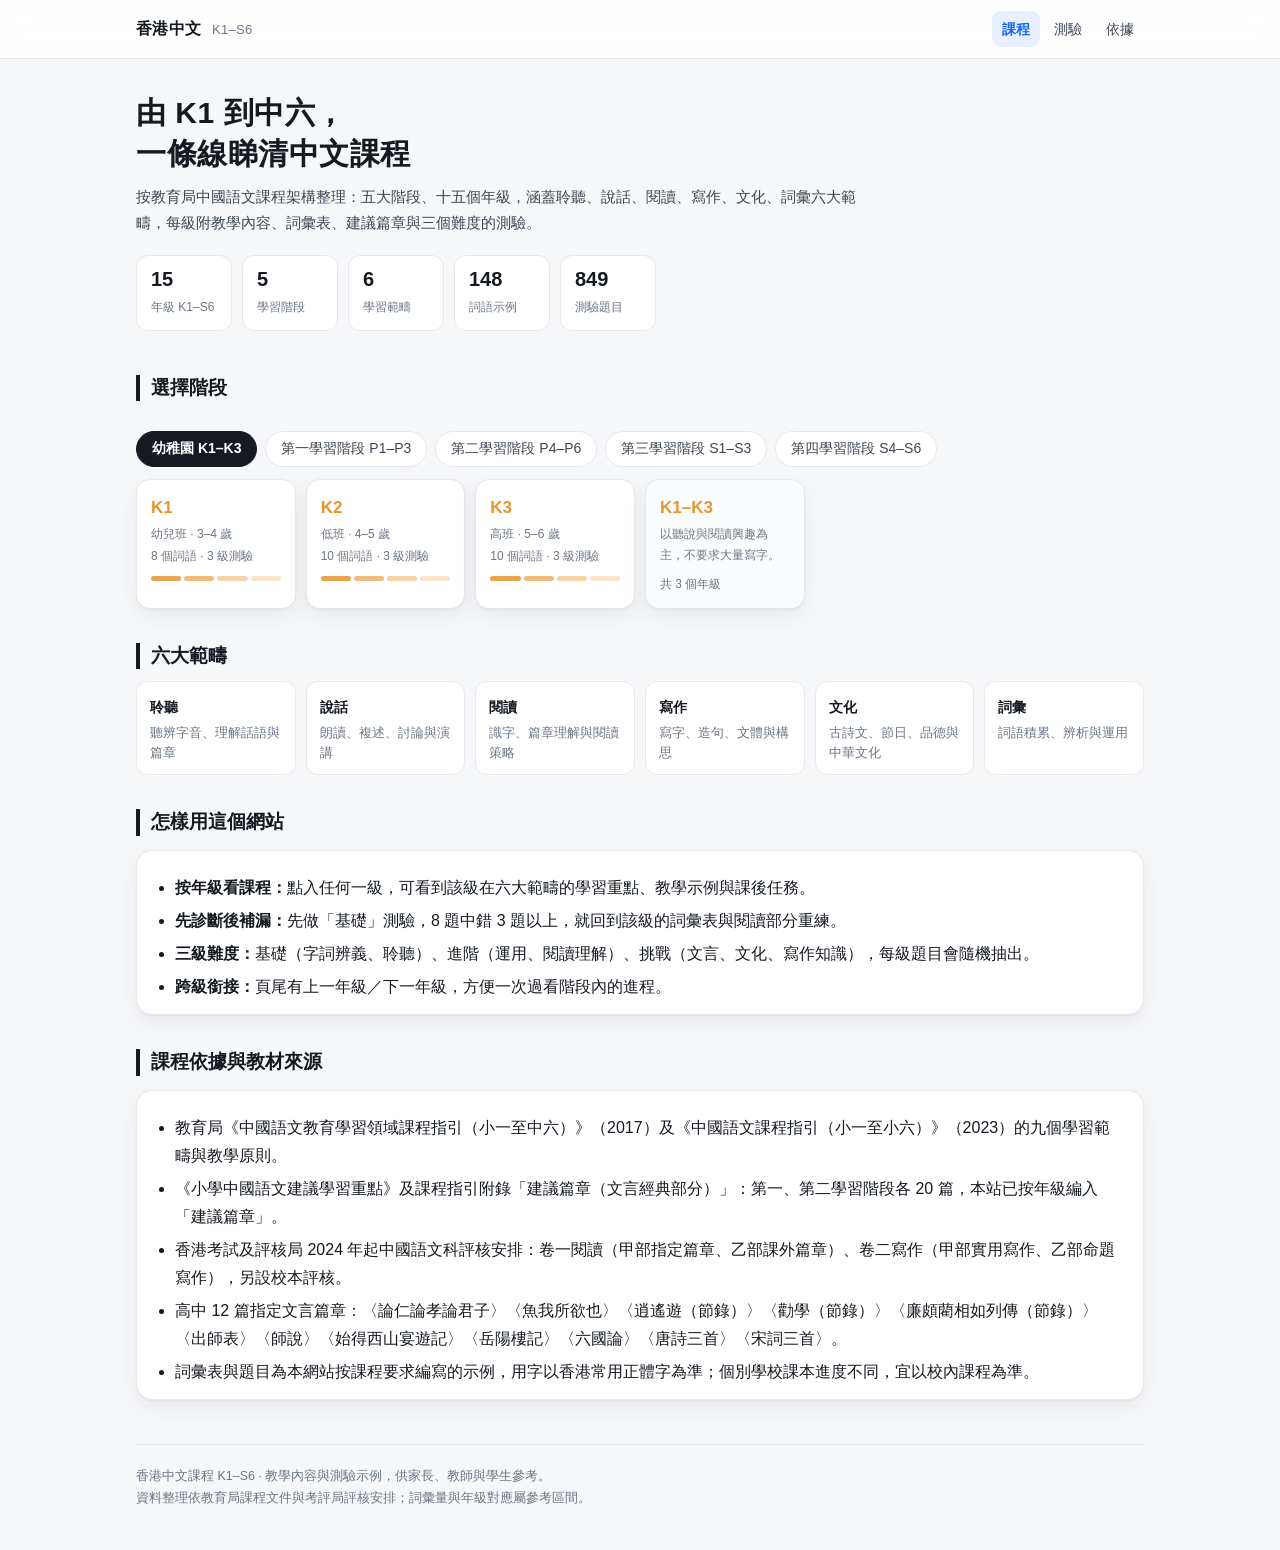
<file: index.html>
<!DOCTYPE html>
<html lang="zh-Hant-HK">
<head>
<meta charset="utf-8">
<meta name="viewport" content="width=device-width,initial-scale=1">
<title>香港中文課程 K1–S6 · 聽講讀寫文化詞彙</title>
<meta name="description" content="由幼稚園 K1 到中六，按階段與年級整理香港中國語文課程：六大範疇教學內容、詞彙表、建議篇章與三級程度測驗。">
<link rel="stylesheet" href="assets/css/style.css">
</head>
<body>
<header class="top"><div class="wrap">
  <a class="brand" href="index.html">香港中文 <span>K1–S6</span></a>
  <nav class="nav">
    <a href="index.html" class="on">課程</a>
    <a href="index.html#assess">測驗</a>
    <a href="index.html#about">依據</a>
  </nav>
</div></header>

<main class="wrap">
  <section class="hero">
    <h1>由 K1 到中六，<br>一條線睇清中文課程</h1>
    <p>按教育局中國語文課程架構整理：五大階段、十五個年級，涵蓋聆聽、說話、閱讀、寫作、文化、詞彙六大範疇，每級附教學內容、詞彙表、建議篇章與三個難度的測驗。</p>
    <div class="stats" id="stats"></div>
  </section>

  <h2 class="sec">選擇階段</h2>
  <div class="stage-strip" id="stageStrip"></div>
  <div class="grades" id="gradeGrid"></div>

  <h2 class="sec" id="assess">六大範疇</h2>
  <div class="strands" id="strandList"></div>

  <h2 class="sec">怎樣用這個網站</h2>
  <div class="panel" style="--c:#1b64f2">
    <ul class="focus">
      <li><b>按年級看課程：</b>點入任何一級，可看到該級在六大範疇的學習重點、教學示例與課後任務。</li>
      <li><b>先診斷後補漏：</b>先做「基礎」測驗，8 題中錯 3 題以上，就回到該級的詞彙表與閱讀部分重練。</li>
      <li><b>三級難度：</b>基礎（字詞辨義、聆聽）、進階（運用、閱讀理解）、挑戰（文言、文化、寫作知識），每級題目會隨機抽出。</li>
      <li><b>跨級銜接：</b>頁尾有上一年級／下一年級，方便一次過看階段內的進程。</li>
    </ul>
  </div>

  <h2 class="sec" id="about">課程依據與教材來源</h2>
  <div class="panel" style="--c:#5b6572">
    <ul class="focus">
      <li>教育局《中國語文教育學習領域課程指引（小一至中六）》（2017）及《中國語文課程指引（小一至小六）》（2023）的九個學習範疇與教學原則。</li>
      <li>《小學中國語文建議學習重點》及課程指引附錄「建議篇章（文言經典部分）」：第一、第二學習階段各 20 篇，本站已按年級編入「建議篇章」。</li>
      <li>香港考試及評核局 2024 年起中國語文科評核安排：卷一閱讀（甲部指定篇章、乙部課外篇章）、卷二寫作（甲部實用寫作、乙部命題寫作），另設校本評核。</li>
      <li>高中 12 篇指定文言篇章：〈論仁論孝論君子〉〈魚我所欲也〉〈逍遙遊（節錄）〉〈勸學（節錄）〉〈廉頗藺相如列傳（節錄）〉〈出師表〉〈師說〉〈始得西山宴遊記〉〈岳陽樓記〉〈六國論〉〈唐詩三首〉〈宋詞三首〉。</li>
      <li>詞彙表與題目為本網站按課程要求編寫的示例，用字以香港常用正體字為準；個別學校課本進度不同，宜以校內課程為準。</li>
    </ul>
  </div>

  <footer>
    香港中文課程 K1–S6 · 教學內容與測驗示例，供家長、教師與學生參考。<br>
    資料整理依教育局課程文件與考評局評核安排；詞彙量與年級對應屬參考區間。
  </footer>
</main>

<script src="assets/data/core.js"></script>
<script src="assets/data/k.js"></script>
<script src="assets/data/ks1.js"></script>
<script src="assets/data/ks2.js"></script>
<script src="assets/data/ks3.js"></script>
<script src="assets/data/ks4.js"></script>
<script src="assets/data/extra.js"></script>
<script src="assets/js/questions.js"></script>
<script>
(function(){
  var stageOrder = ['k','ks1','ks2','ks3','ks4'];
  var current = 'k';

  // stats
  var words = 0, qs = 0;
  Object.keys(CN.grades).forEach(function(id){
    words += (CN.grades[id].words||[]).length;
    qs += CNQ.count(id);
  });
  document.getElementById('stats').innerHTML = [
    ['15','年級 K1–S6'],['5','學習階段'],['6','學習範疇'],
    [words+'','詞語示例'],[qs+'','測驗題目']
  ].map(function(s){ return '<div class="stat"><b>'+s[0]+'</b><span>'+s[1]+'</span></div>'; }).join('');

  // stage strip
  var strip = document.getElementById('stageStrip');
  strip.innerHTML = stageOrder.map(function(s){
    var st = CN.stages[s];
    return '<button data-s="'+s+'">'+st.name+' '+st.range+'</button>';
  }).join('');
  strip.addEventListener('click', function(e){
    var b = e.target.closest('button'); if(!b) return;
    current = b.dataset.s; paint();
  });

  // strands
  document.getElementById('strandList').innerHTML = CN.strands.map(function(s){
    return '<div class="strand"><b>'+s.name+'</b><p>'+s.hint+'</p></div>';
  }).join('');

  function paint(){
    Array.prototype.forEach.call(strip.children, function(b){
      b.classList.toggle('on', b.dataset.s===current);
    });
    var st = CN.stages[current];
    var list = CN.stageGrades(current);
    document.getElementById('gradeGrid').innerHTML = list.map(function(g, i){
      var d = CN.grades[g.id];
      var n = d ? (d.words||[]).length : 0;
      return '<a class="gcard" href="grade.html?g='+g.id+'" style="--c:'+st.color+'">'
        + '<div class="g">'+g.name+'</div>'
        + '<div class="a">'+g.band+' · '+g.age+'</div>'
        + '<div class="a">'+(d? d.words.length : 0)+' 個詞語 · 3 級測驗</div>'
        + '<div class="bars"><i></i><i></i><i></i><i></i></div>'
        + '</a>';
    }).join('')
    + '<div class="gcard" style="--c:'+st.color+';background:#fbfcfd">'
    + '<div class="g">'+st.range+'</div><div class="a">'+st.desc+'</div>'
    + '<div class="a" style="margin-top:8px">共 '+list.length+' 個年級</div></div>';
  }
  paint();
})();
</script>
</body>
</html>
</file>
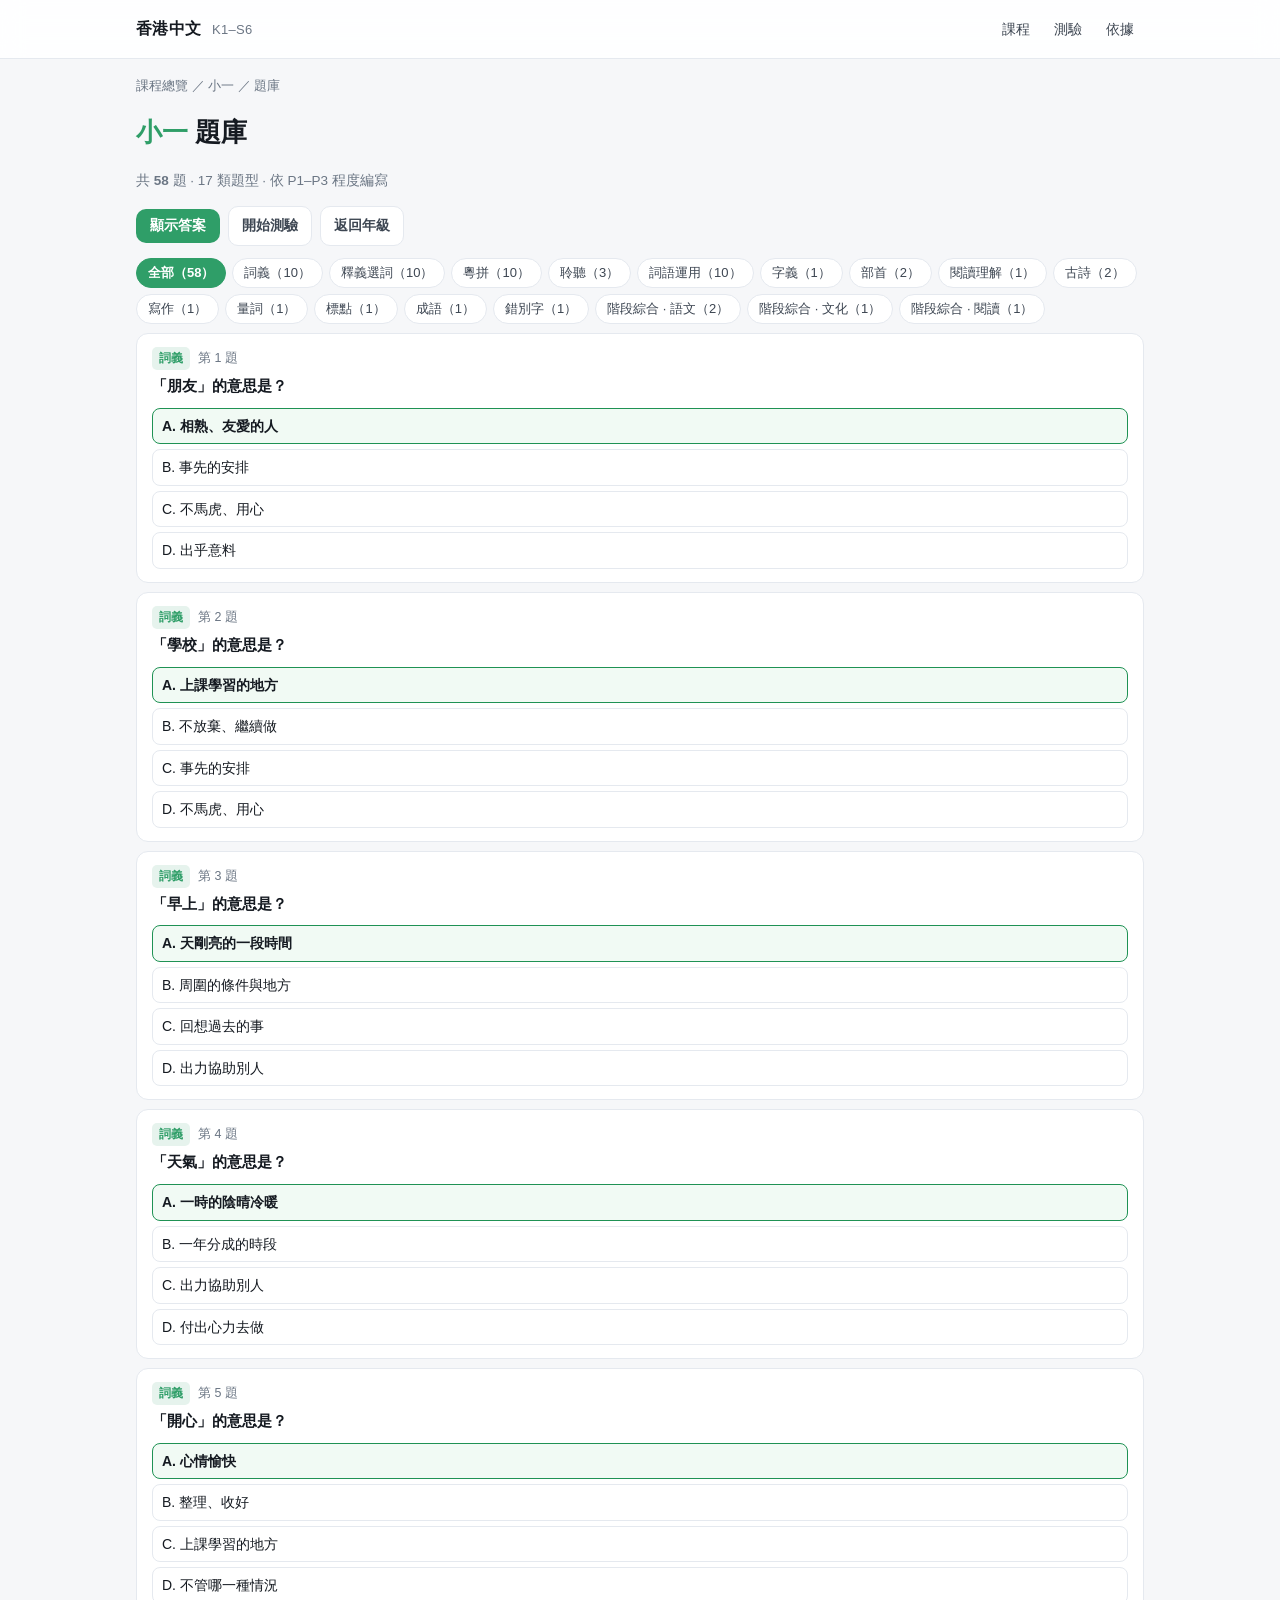
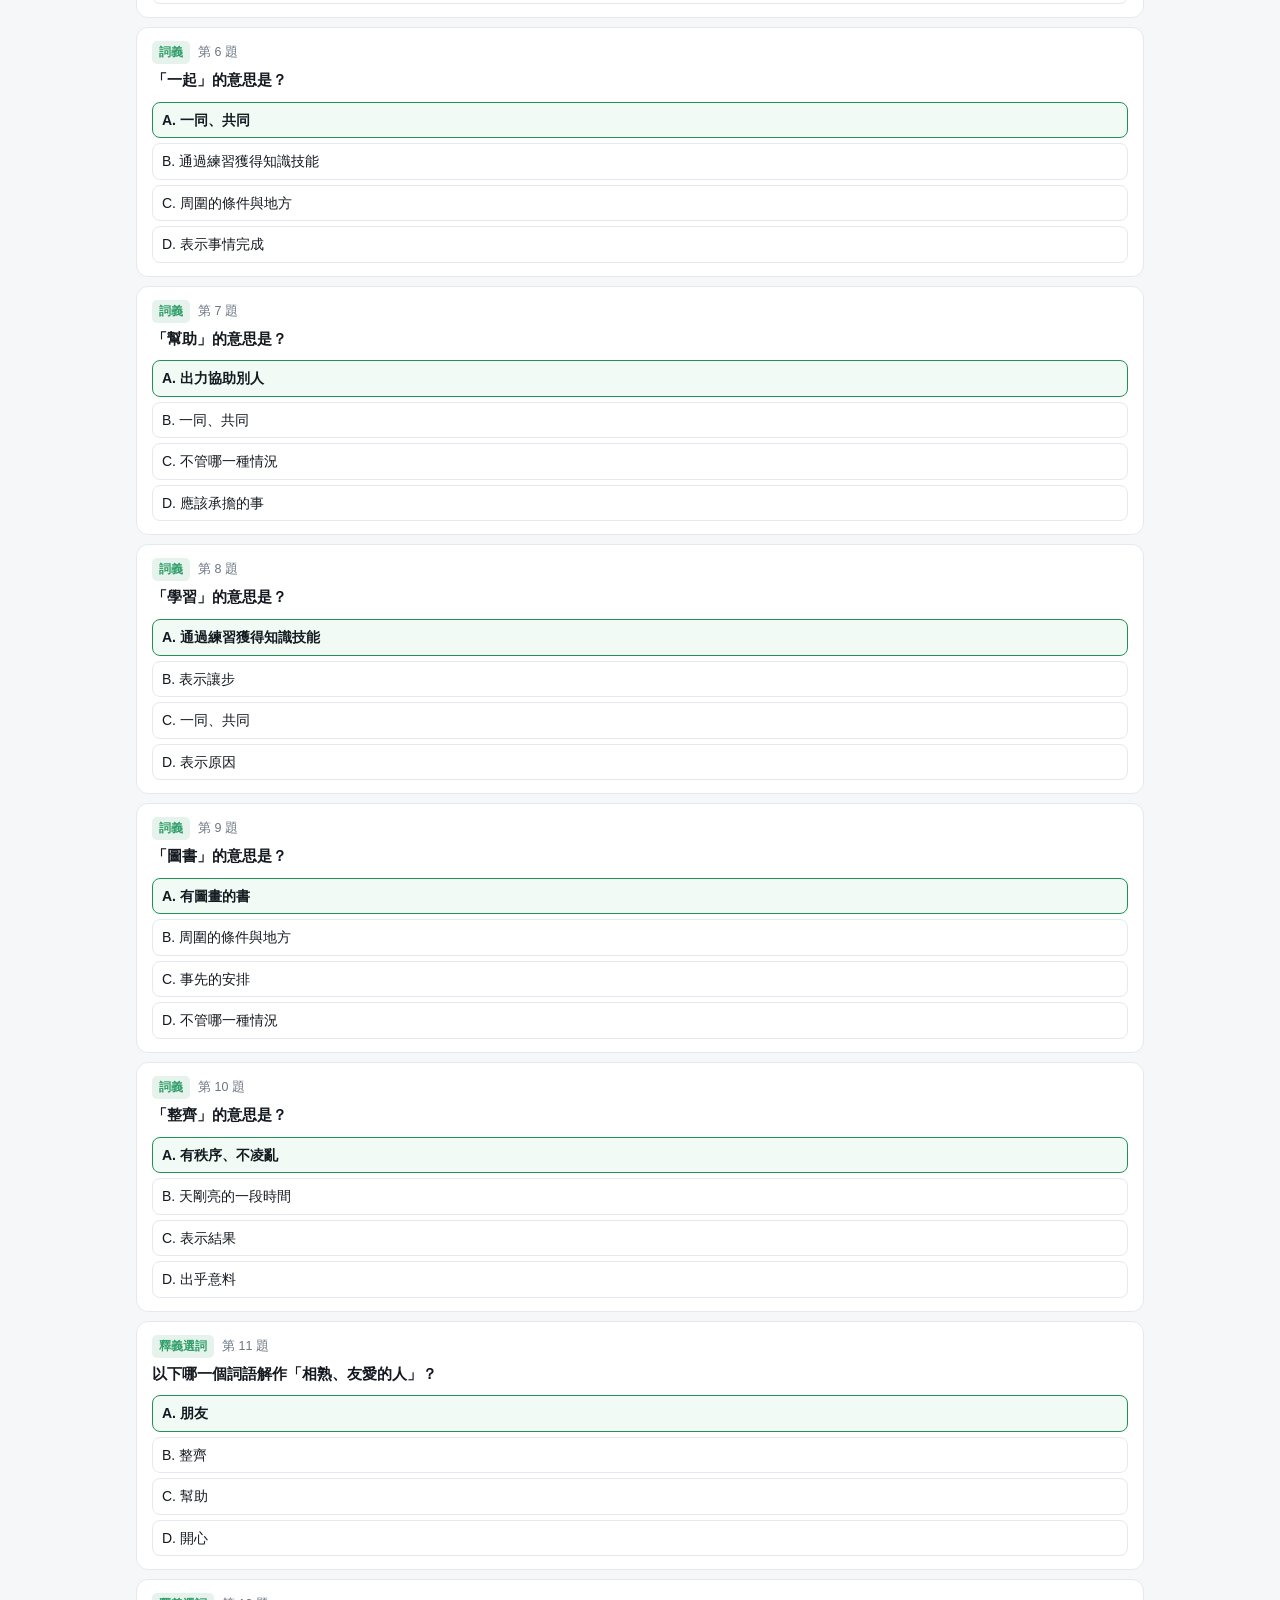
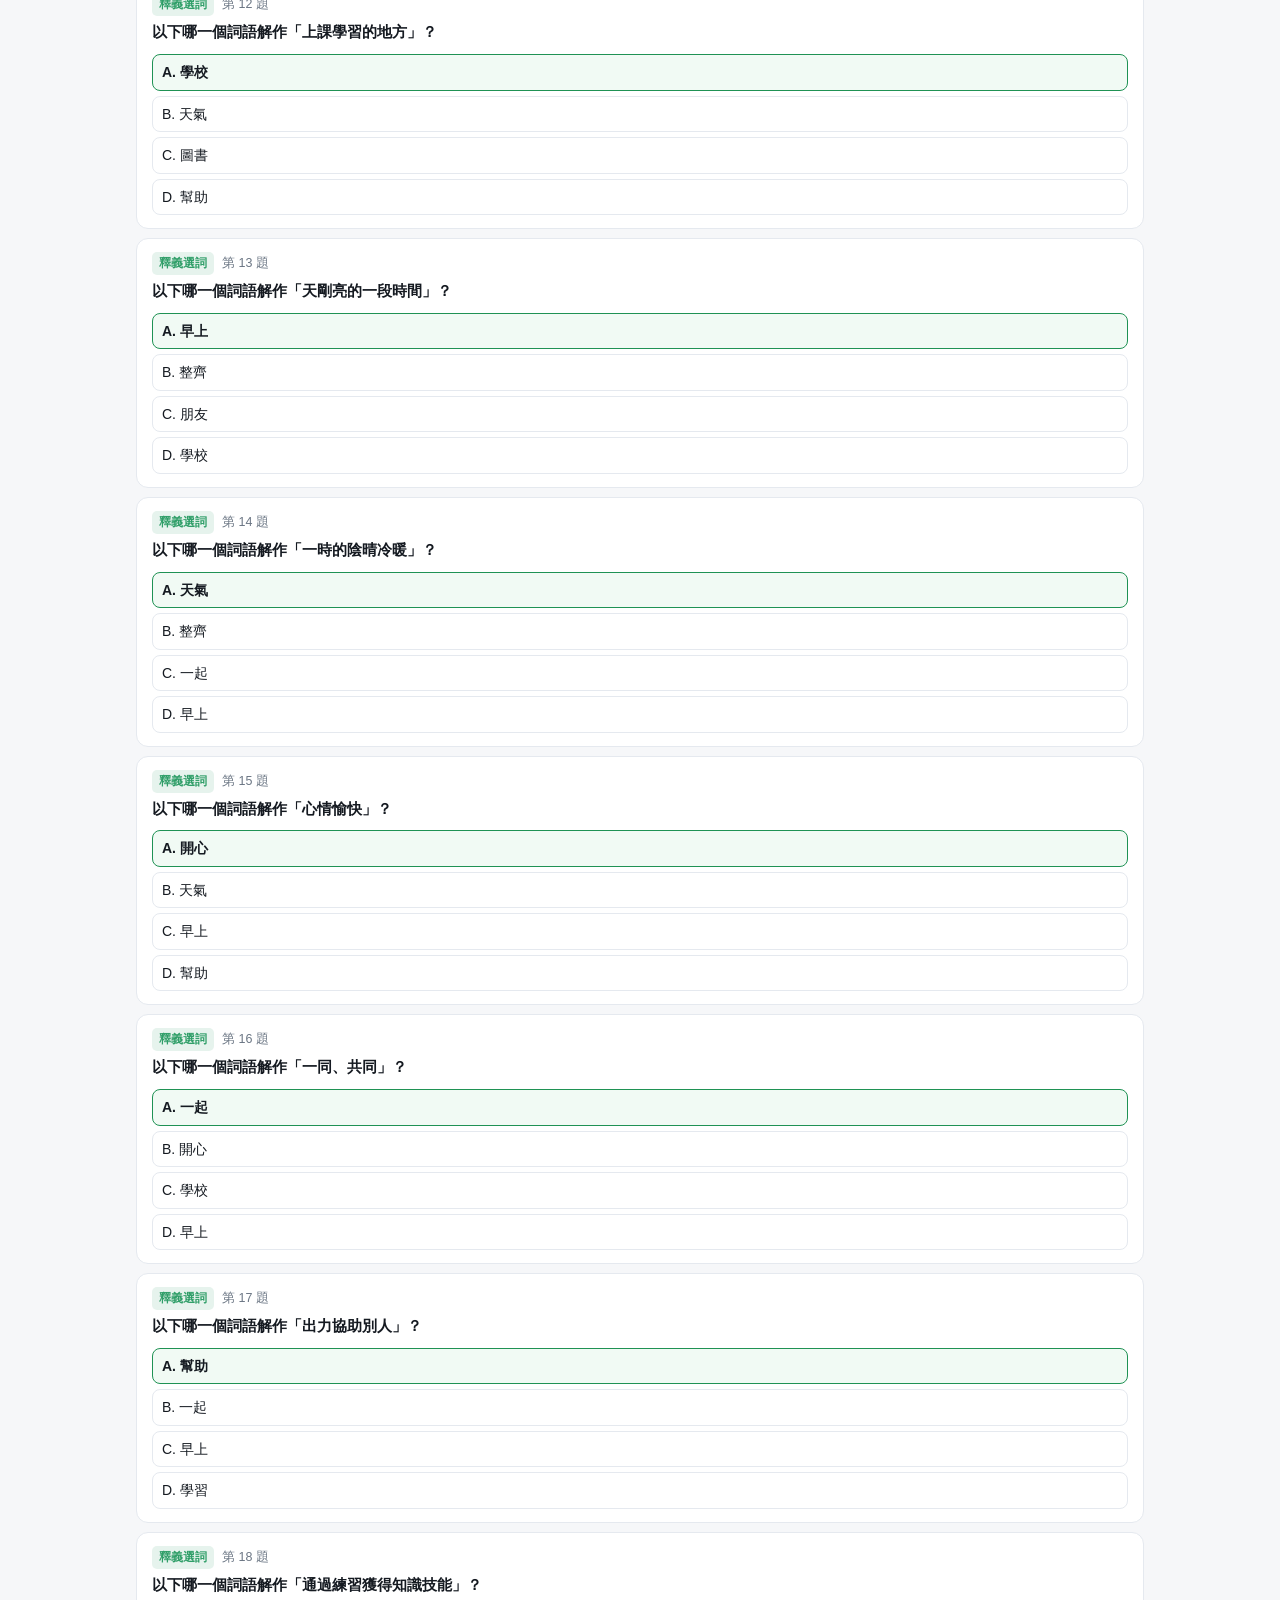
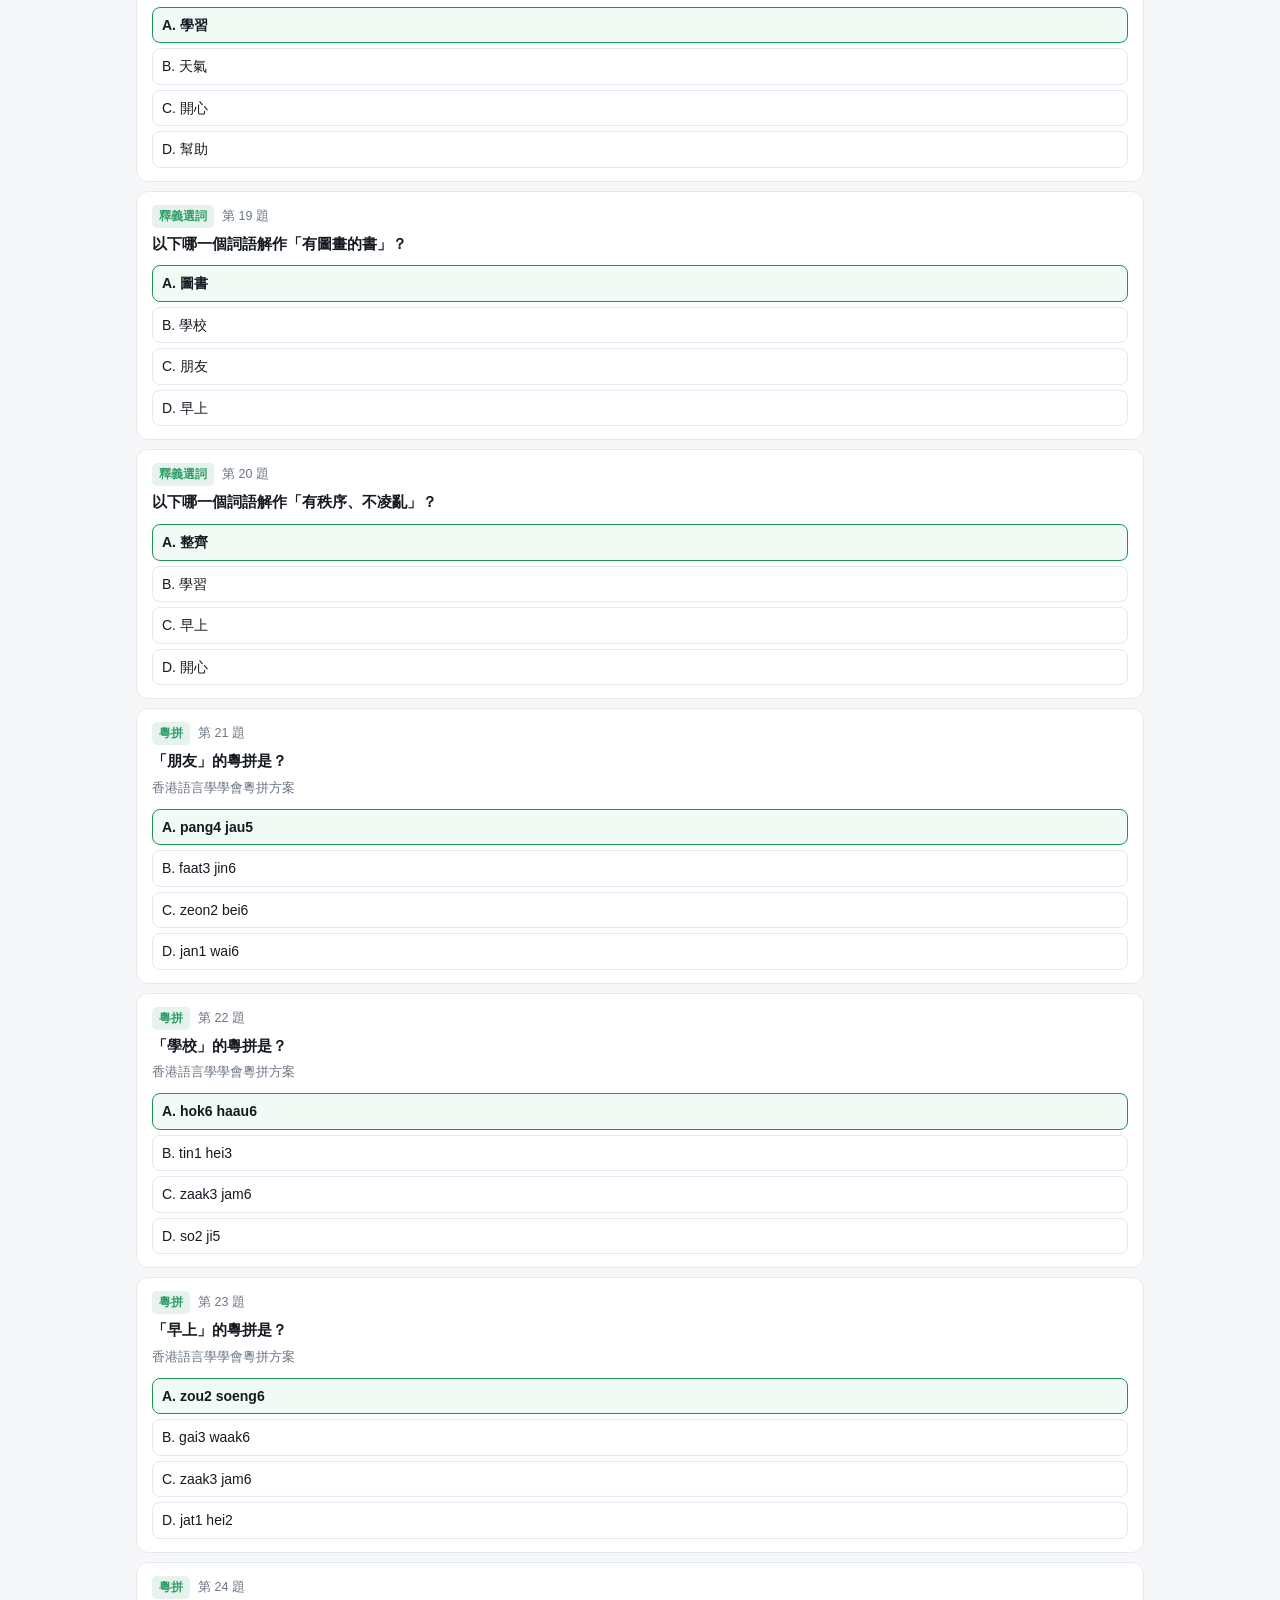
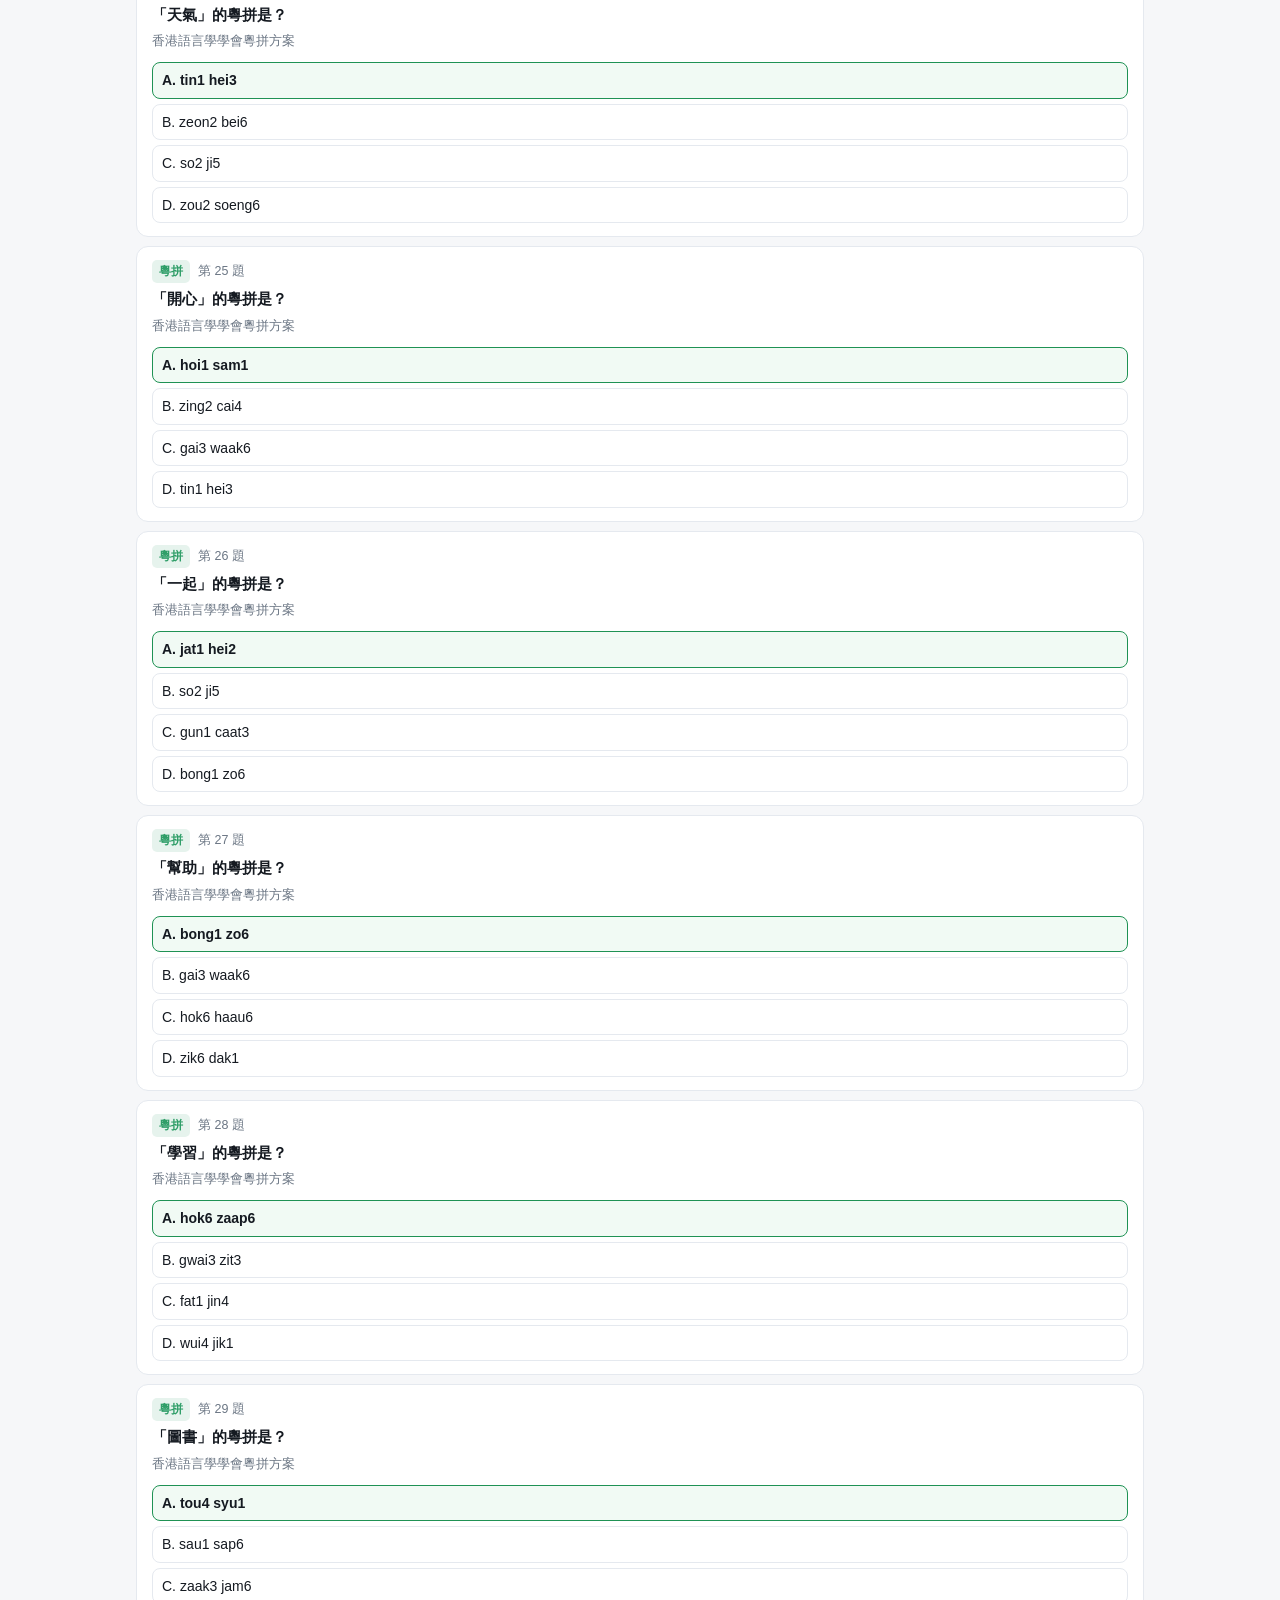
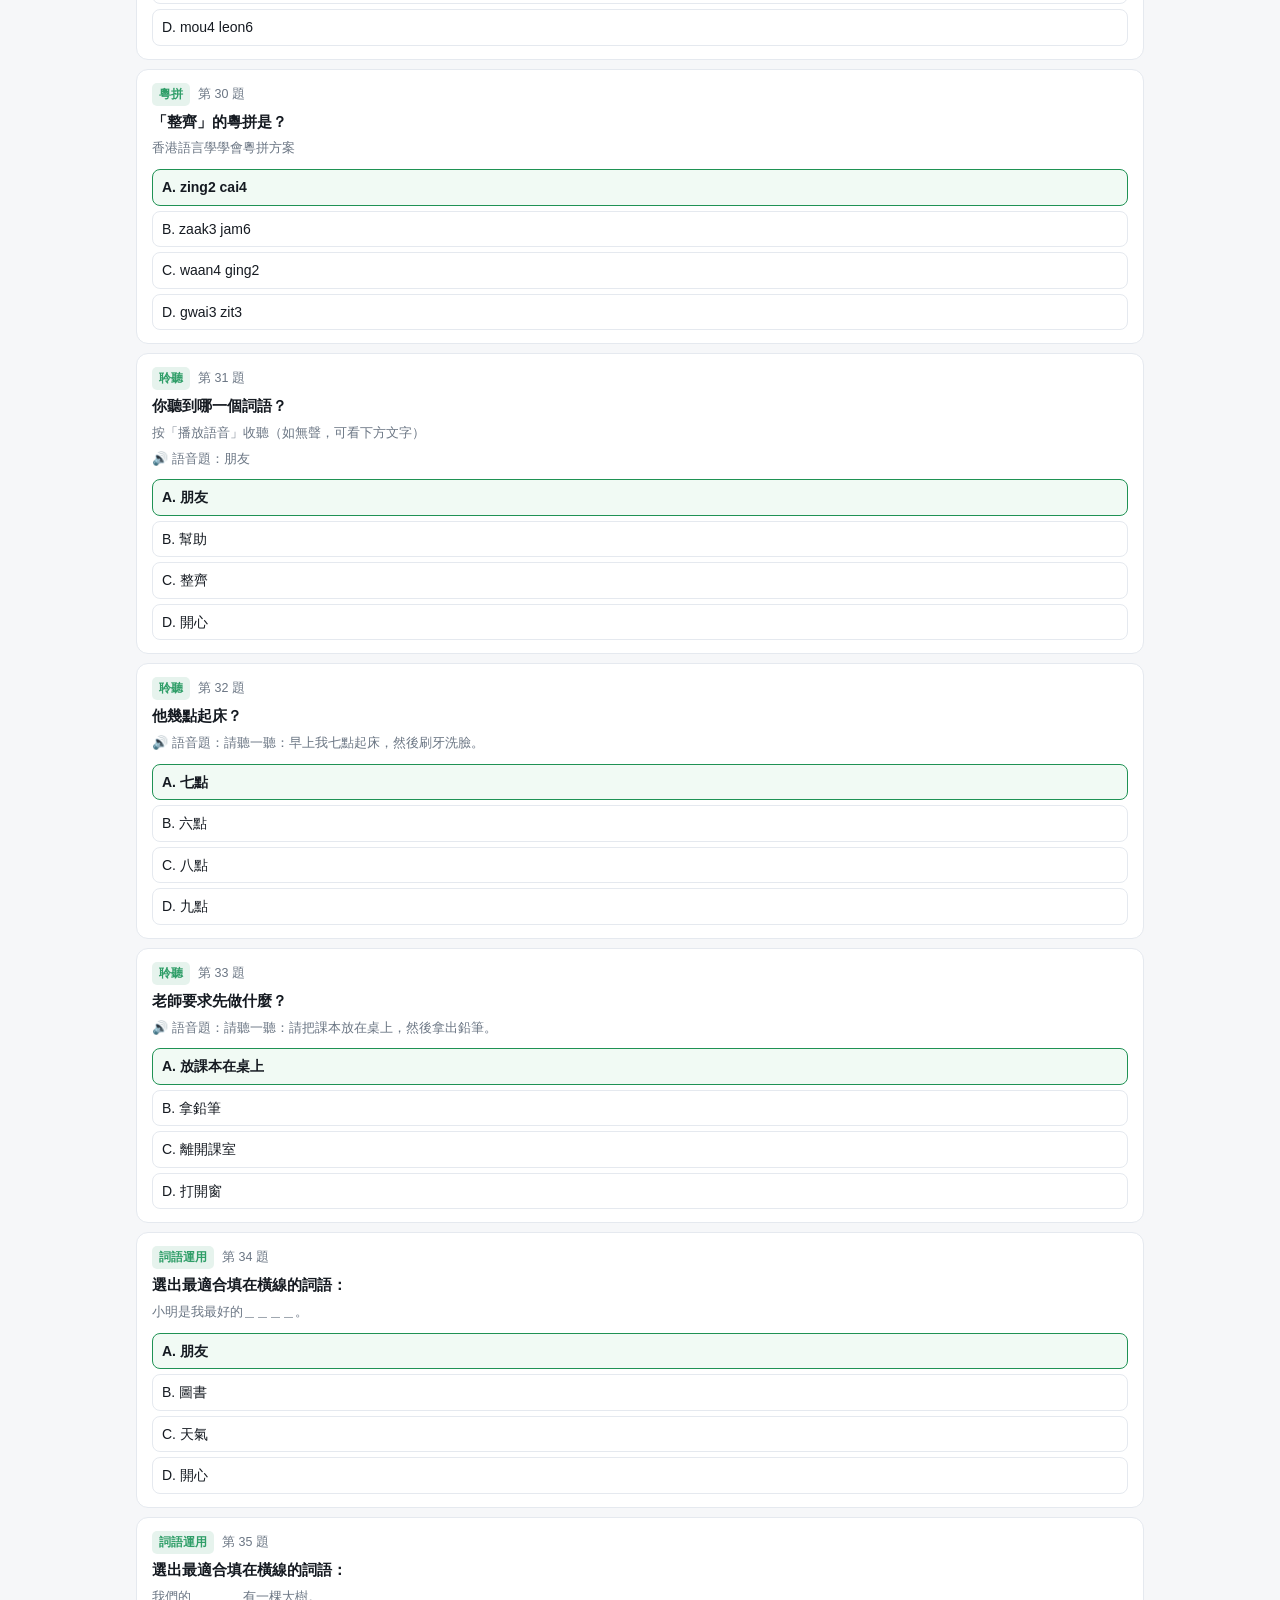
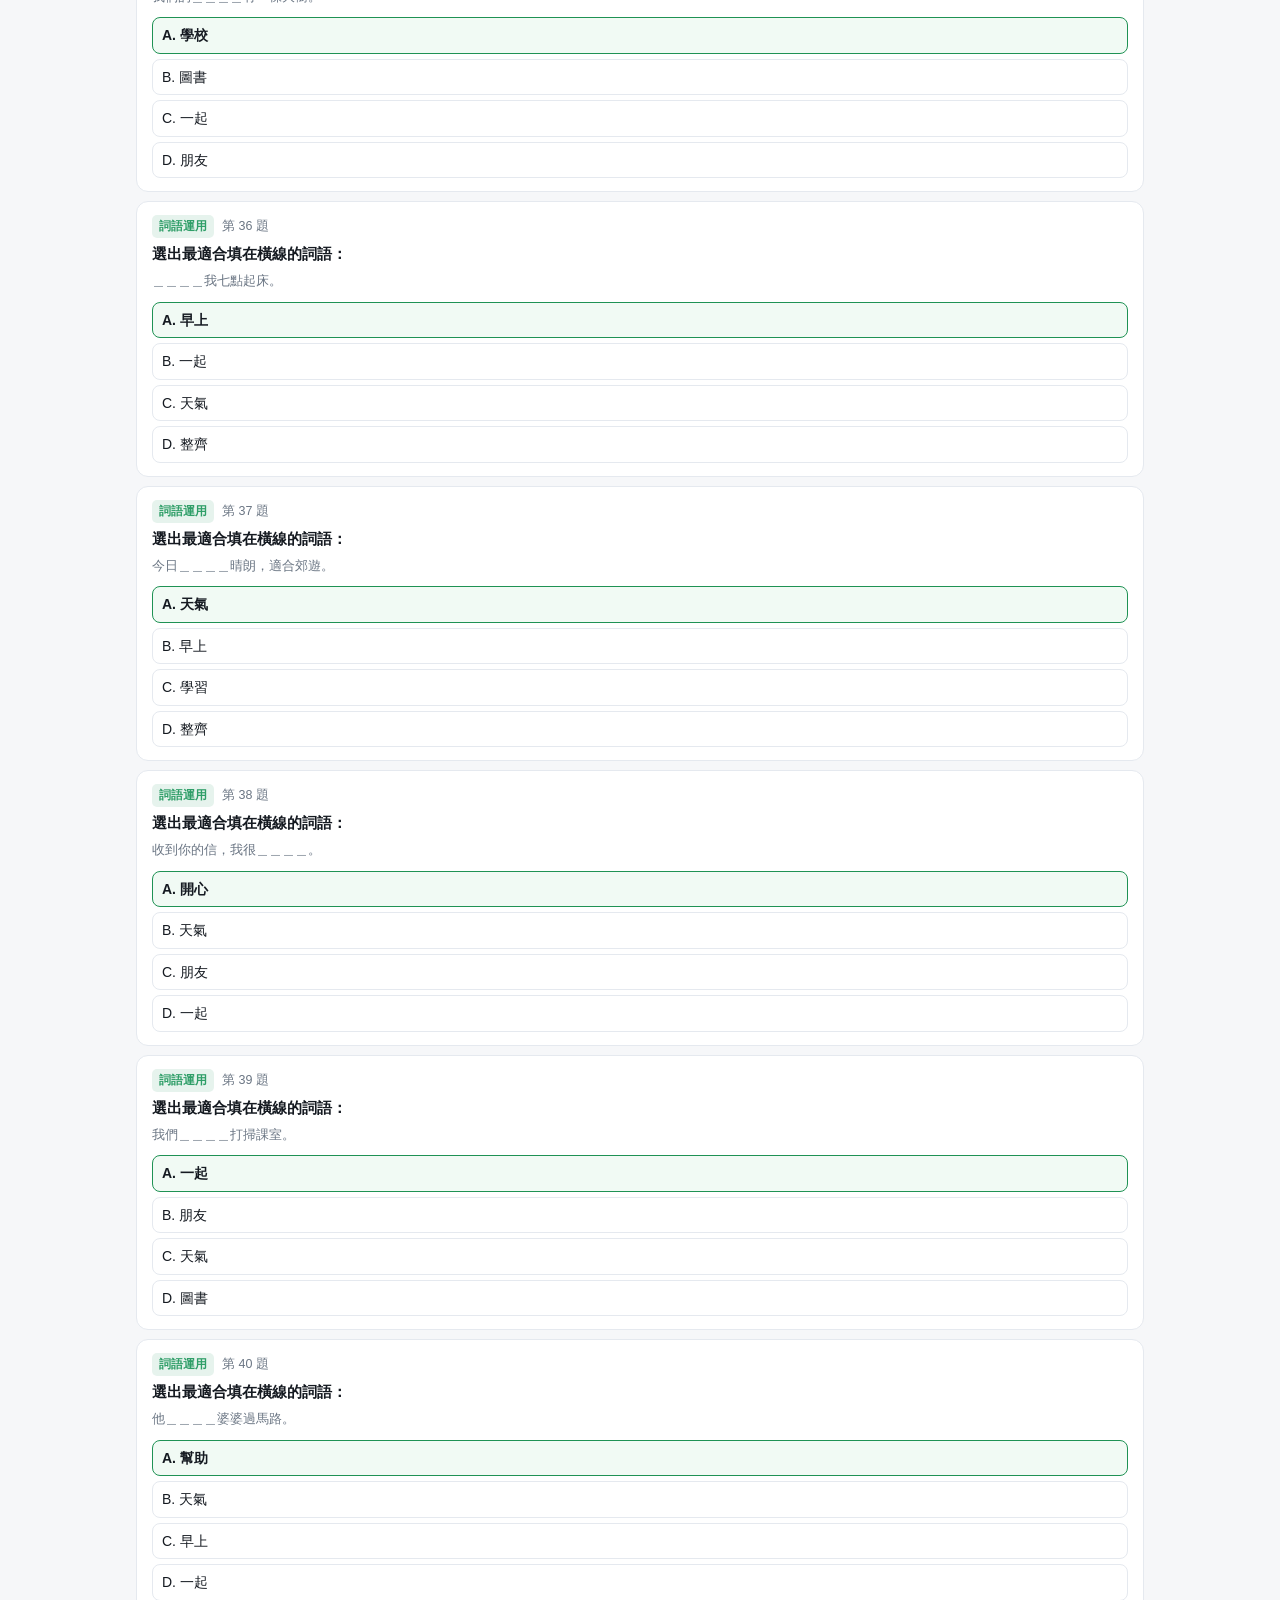
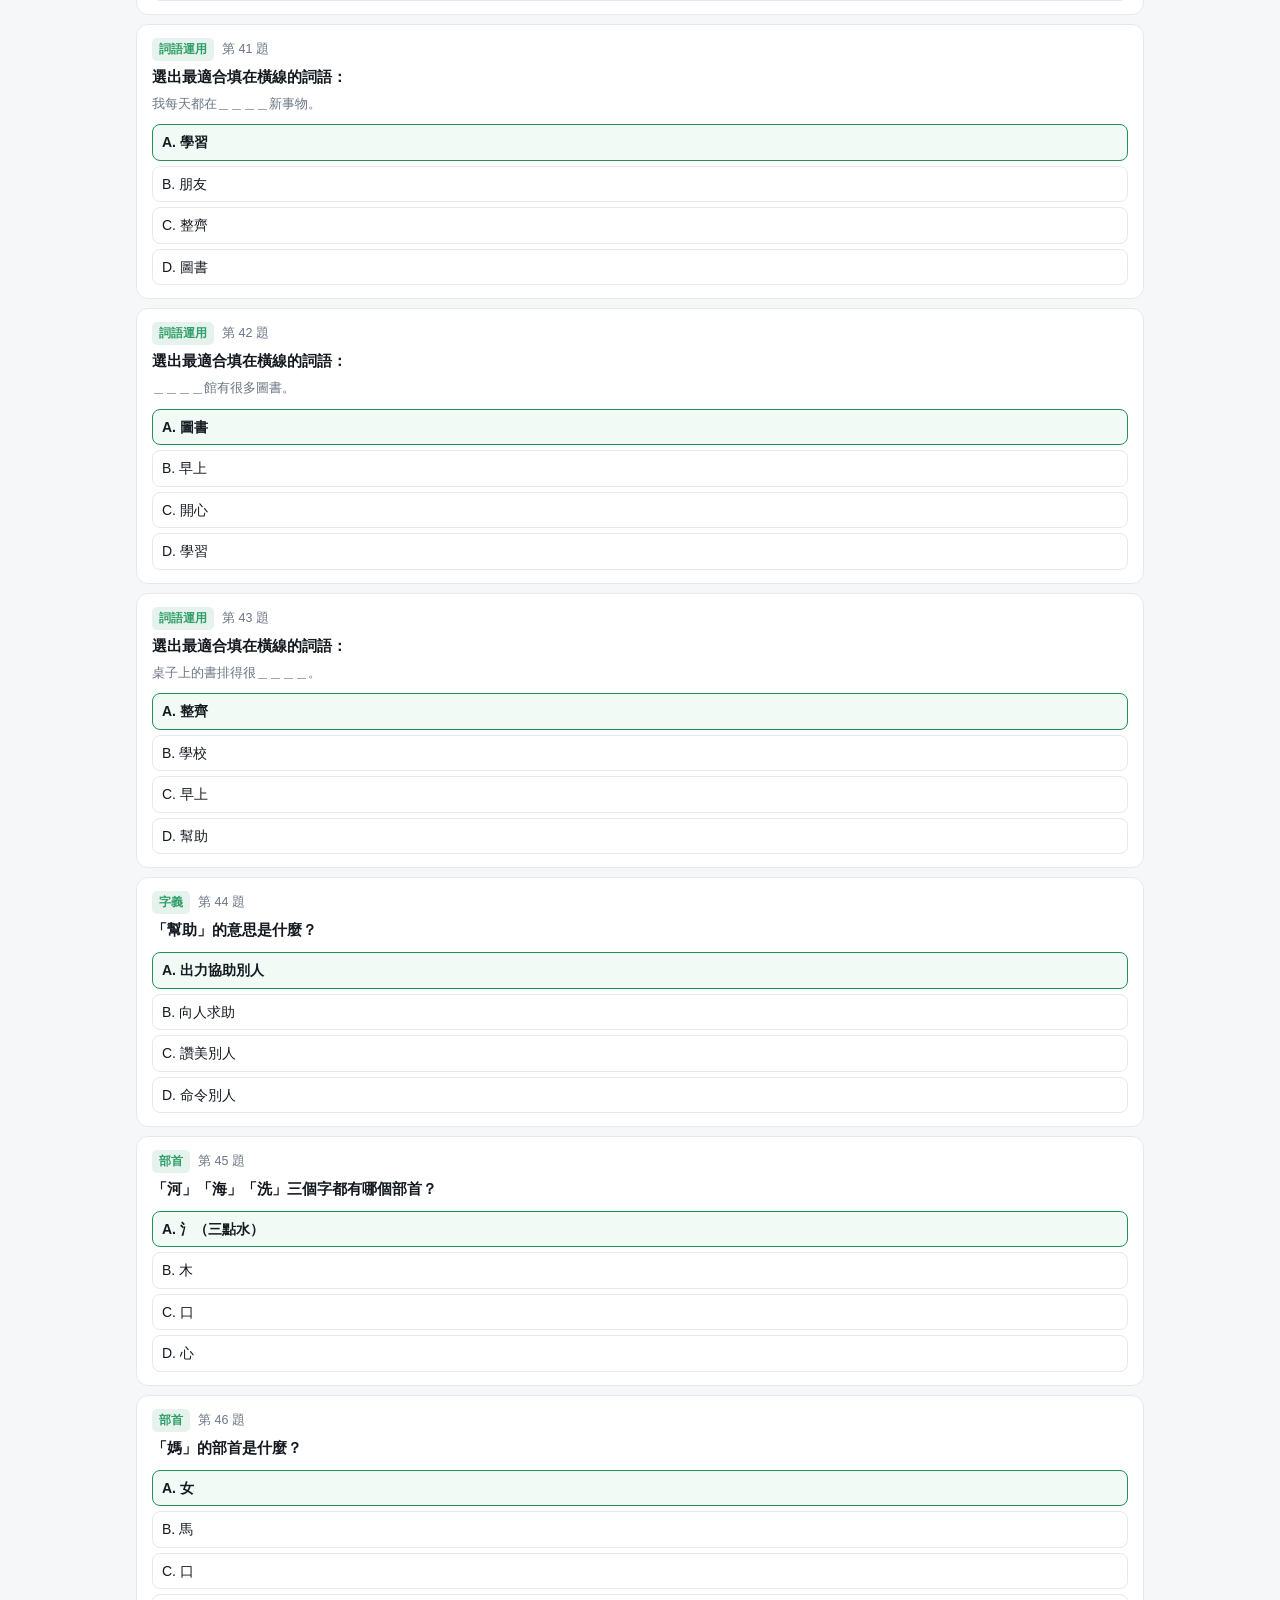
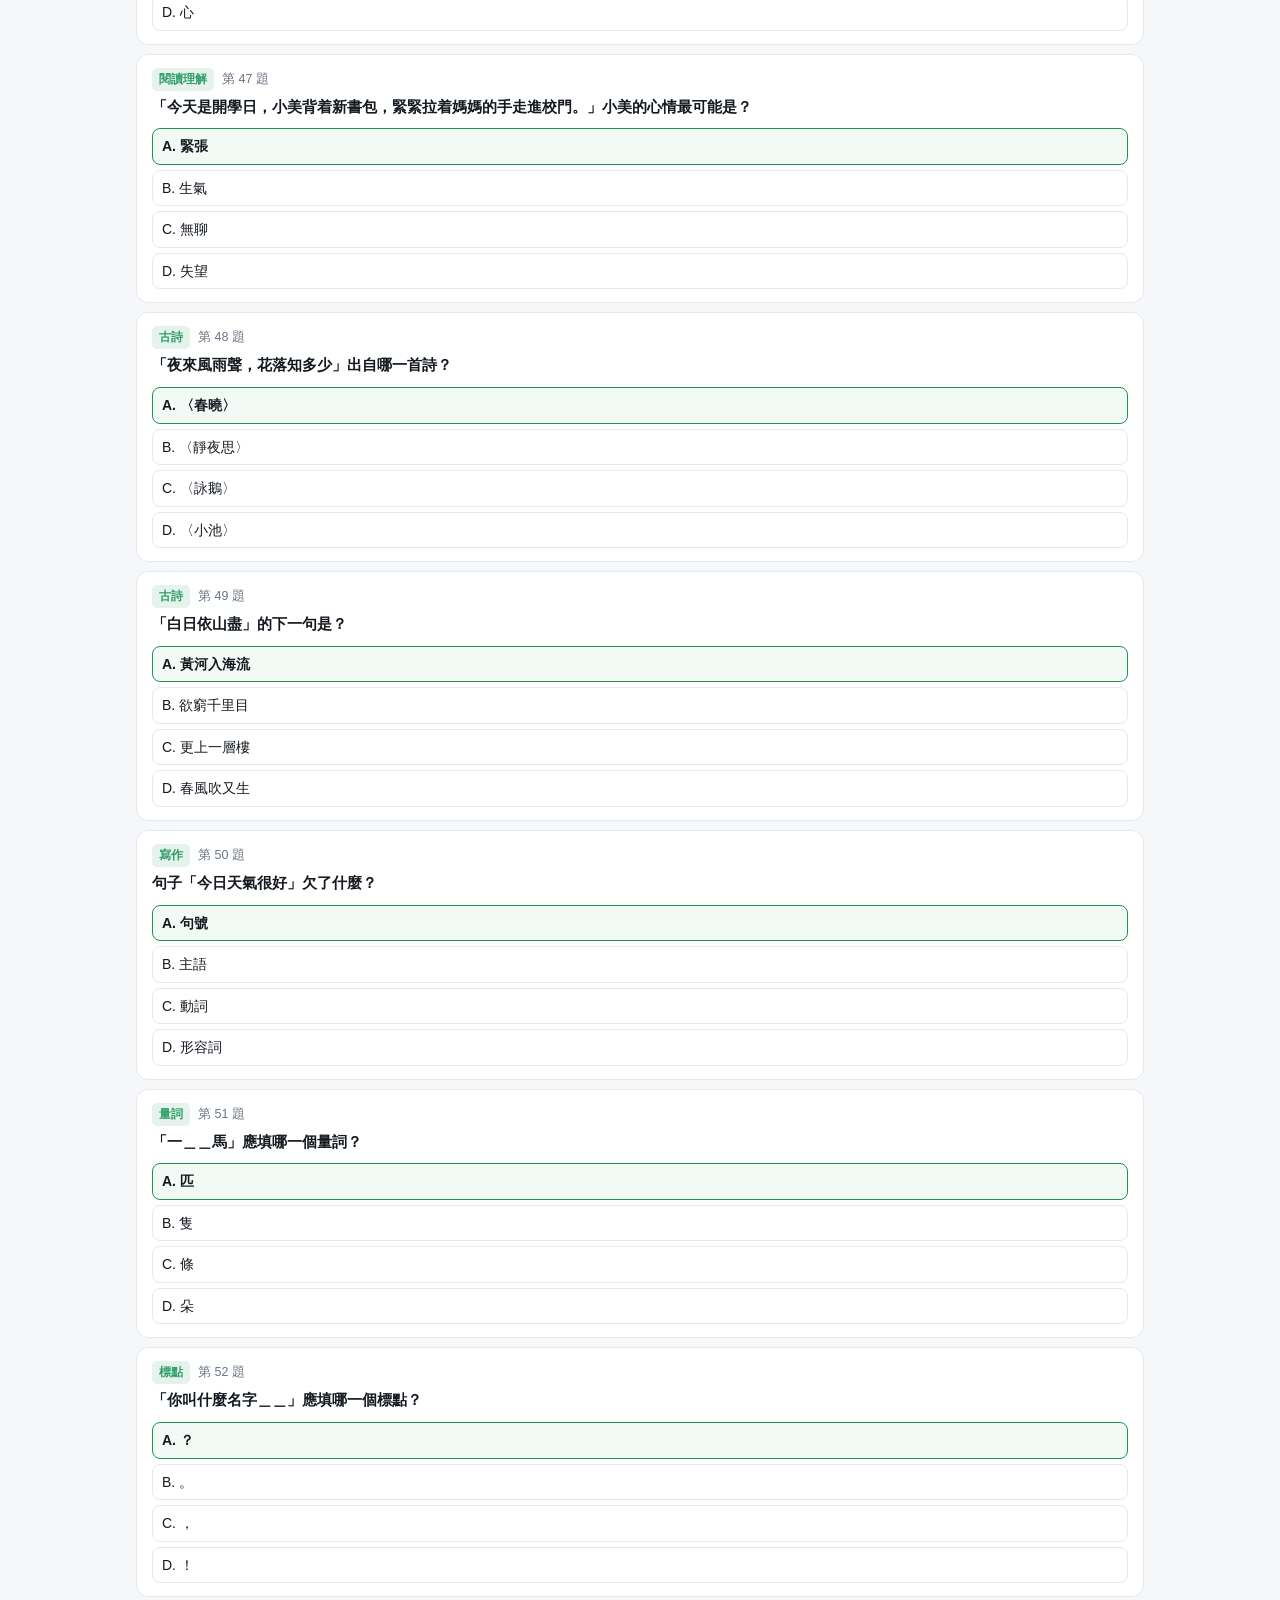
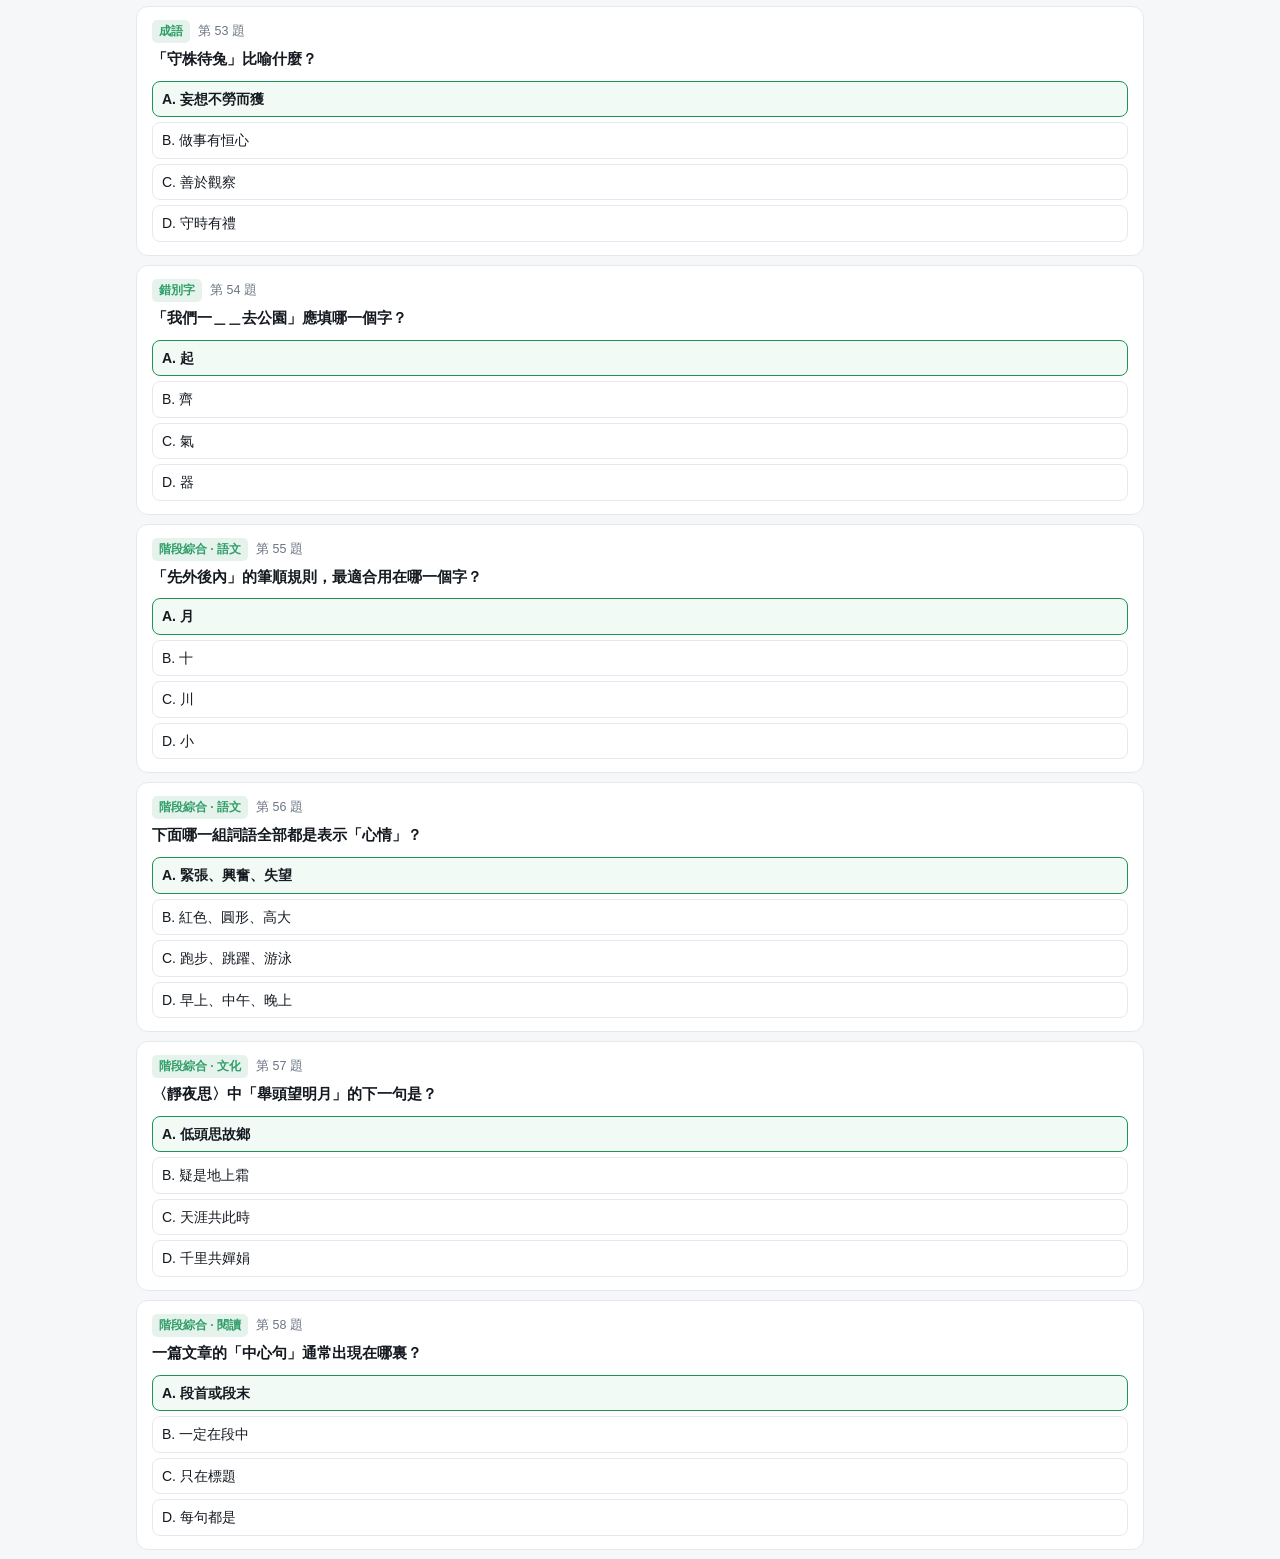
<file: bank.html>
<!DOCTYPE html>
<html lang="zh-Hant-HK">
<head>
<meta charset="utf-8">
<meta name="viewport" content="width=device-width,initial-scale=1">
<title>題庫 · 香港中文 K1–S6</title>
<link rel="stylesheet" href="assets/css/style.css">
<style>
  .qfilter{display:flex;flex-wrap:wrap;gap:6px;margin:12px 0 4px}
  .qfilter button{font-family:inherit;font-size:13px;padding:5px 11px;border-radius:999px;border:1px solid var(--line);background:#fff;color:var(--ink2);cursor:pointer}
  .qfilter button.on{background:var(--c);border-color:var(--c);color:#fff;font-weight:600}
  .qitem{background:#fff;border:1px solid var(--line);border-radius:12px;padding:13px 15px;margin:9px 0}
  .qitem .qh{display:flex;gap:8px;align-items:baseline;font-size:12.5px;color:var(--sub);margin-bottom:4px}
  .qitem .qh b{color:var(--c);font-size:12px;background:color-mix(in srgb,var(--c) 12%,#fff);border-radius:5px;padding:1px 7px;font-weight:600}
  .qitem .qq{font-size:15px;font-weight:600;line-height:1.65}
  .qitem .qs{font-size:13px;color:var(--sub);margin-top:3px}
  .qopts{display:grid;gap:5px;margin-top:9px;font-size:14px}
  .qopts div{padding:5px 9px;border-radius:8px;border:1px solid var(--line)}
  .qopts div.ans{border-color:var(--ok);background:#f1faf4;font-weight:600}
  .qwhy{display:none;margin-top:9px;font-size:13px;color:var(--ink2);background:#fafbfc;border-left:3px solid var(--c);border-radius:6px;padding:8px 11px}
  body.showans .qwhy{display:block}
  body.showans .qopts div.ans{box-shadow:inset 0 0 0 1px var(--ok)}
  .toolbar{display:flex;gap:8px;align-items:center;flex-wrap:wrap;margin-top:14px}
</style>
</head>
<body>
<header class="top"><div class="wrap">
  <a class="brand" href="index.html">香港中文 <span>K1–S6</span></a>
  <nav class="nav">
    <a href="index.html">課程</a>
    <a href="index.html#assess">測驗</a>
    <a href="index.html#about">依據</a>
  </nav>
</div></header>

<main class="wrap" id="app"></main>

<script src="assets/data/core.js"></script>
<script src="assets/data/k.js"></script>
<script src="assets/data/ks1.js"></script>
<script src="assets/data/ks2.js"></script>
<script src="assets/data/ks3.js"></script>
<script src="assets/data/ks4.js"></script>
<script src="assets/data/extra.js"></script>
<script src="assets/js/questions.js"></script>
<script>
(function(){
  function param(k){
    var m = new RegExp('[?&]'+k+'=([^&]+)').exec(location.search);
    return m ? decodeURIComponent(m[1]) : '';
  }
  var gid = param('g') || 'p1';
  var g = CN.byId(gid);
  var app = document.getElementById('app');
  if(!g){ app.innerHTML = '<p style="padding:40px 0">找不到這個年級。<a href="index.html">返回課程總覽</a></p>'; return; }
  var st = CN.stageOf(g);
  document.documentElement.style.setProperty('--c', st.color);
  var groups = CNQ.byType(gid);
  var total = CNQ.count(gid);
  var active = '全部';

  function render(){
    var list = active==='全部' ? groups : groups.filter(function(x){return x.tag===active;});
    var items = [];
    list.forEach(function(grp){ items = items.concat(grp.items); });

    var chips = ['全部'].concat(groups.map(function(x){ return x.tag; }));
    app.innerHTML = '<div class="crumb" style="margin-top:16px"><a href="index.html">課程總覽</a> ／ '
      + '<a href="grade.html?g='+gid+'">'+g.name+'</a> ／ 題庫</div>'
      + '<section class="ghead"><h1><em>'+g.name+'</em> 題庫</h1>'
      + '<p class="muted">共 <b>'+total+'</b> 題 · '+groups.length+' 類題型 · 依 '+st.range+' 程度編寫</p>'
      + '<div class="toolbar"><button class="btn sm" id="toggle">顯示答案</button>'
      + '<a class="btn ghost sm" href="quiz.html?g='+gid+'&level=1">開始測驗</a>'
      + '<a class="btn ghost sm" href="grade.html?g='+gid+'">返回年級</a></div></section>'
      + '<div class="qfilter" id="qf">' + chips.map(function(c){
          return '<button data-t="'+c+'" class="'+(c===active?'on':'')+'">'+c+(c==='全部'?'（'+total+'）':'（'+(groups.filter(function(x){return x.tag===c;})[0].items.length)+'）')+'</button>';
        }).join('') + '</div>'
      + '<div id="list">' + items.map(function(q, i){
          return '<div class="qitem"><div class="qh"><b>'+q.tag+'</b><span>第 '+(i+1)+' 題</span></div>'
            + '<div class="qq">'+q.q+'</div>'
            + (q.sub?'<div class="qs">'+q.sub+'</div>':'')
            + (q.listen?'<div class="qs">🔊 語音題：'+q.listen+'</div>':'')
            + '<div class="qopts">' + q.opts.map(function(o, k){
                return '<div class="'+(k===q.a?'ans':'')+'">'+'ABCD'[k]+'. '+o+'</div>';
              }).join('') + '</div>'
            + '<div class="qwhy"><b>答案：</b>'+'ABCD'[q.a]+'　'+q.why+'</div></div>';
        }).join('') + '</div>';

    document.getElementById('toggle').addEventListener('click', function(){
      document.body.classList.toggle('showans');
      this.textContent = document.body.classList.contains('showans') ? '隱藏答案' : '顯示答案';
    });
    document.getElementById('qf').addEventListener('click', function(e){
      var b = e.target.closest('button'); if(!b) return;
      active = b.dataset.t; render(); window.scrollTo({top:0});
    });
  }
  render();
})();
</script>
</body>
</html>
</file>
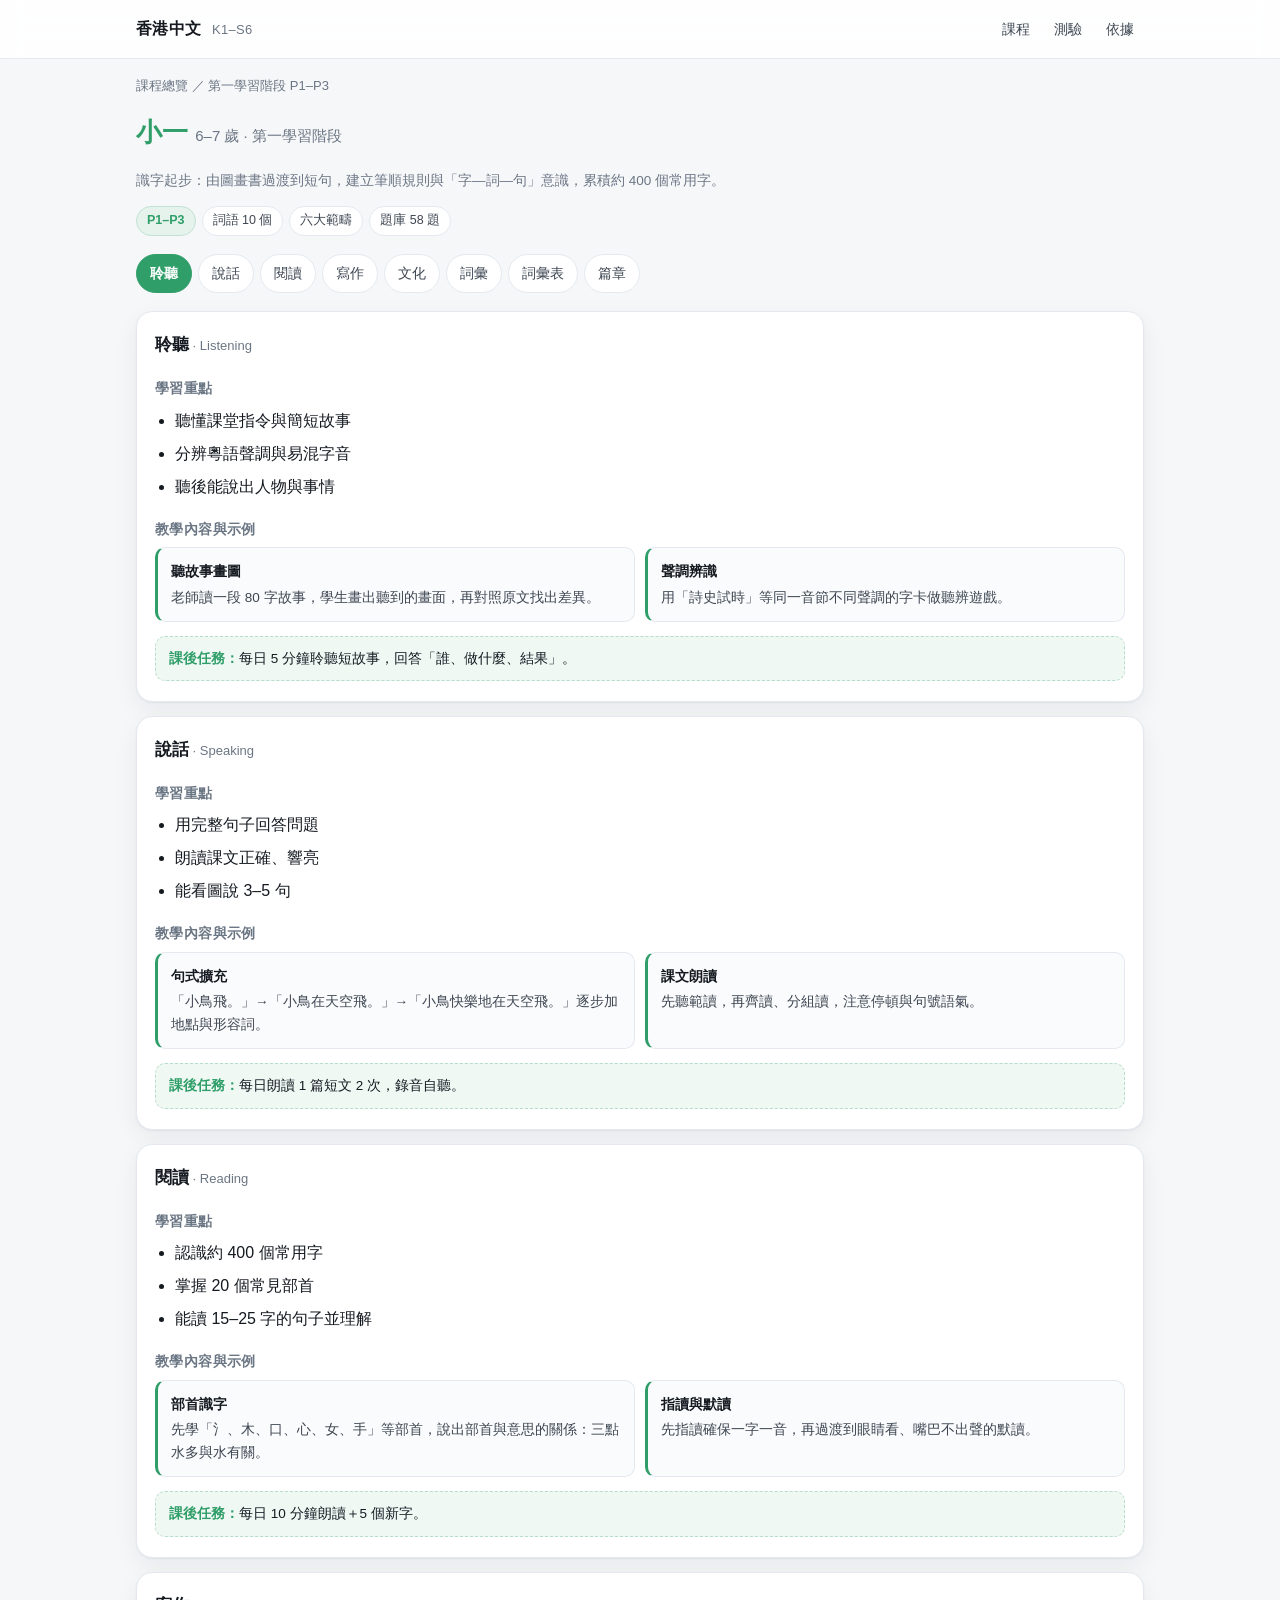
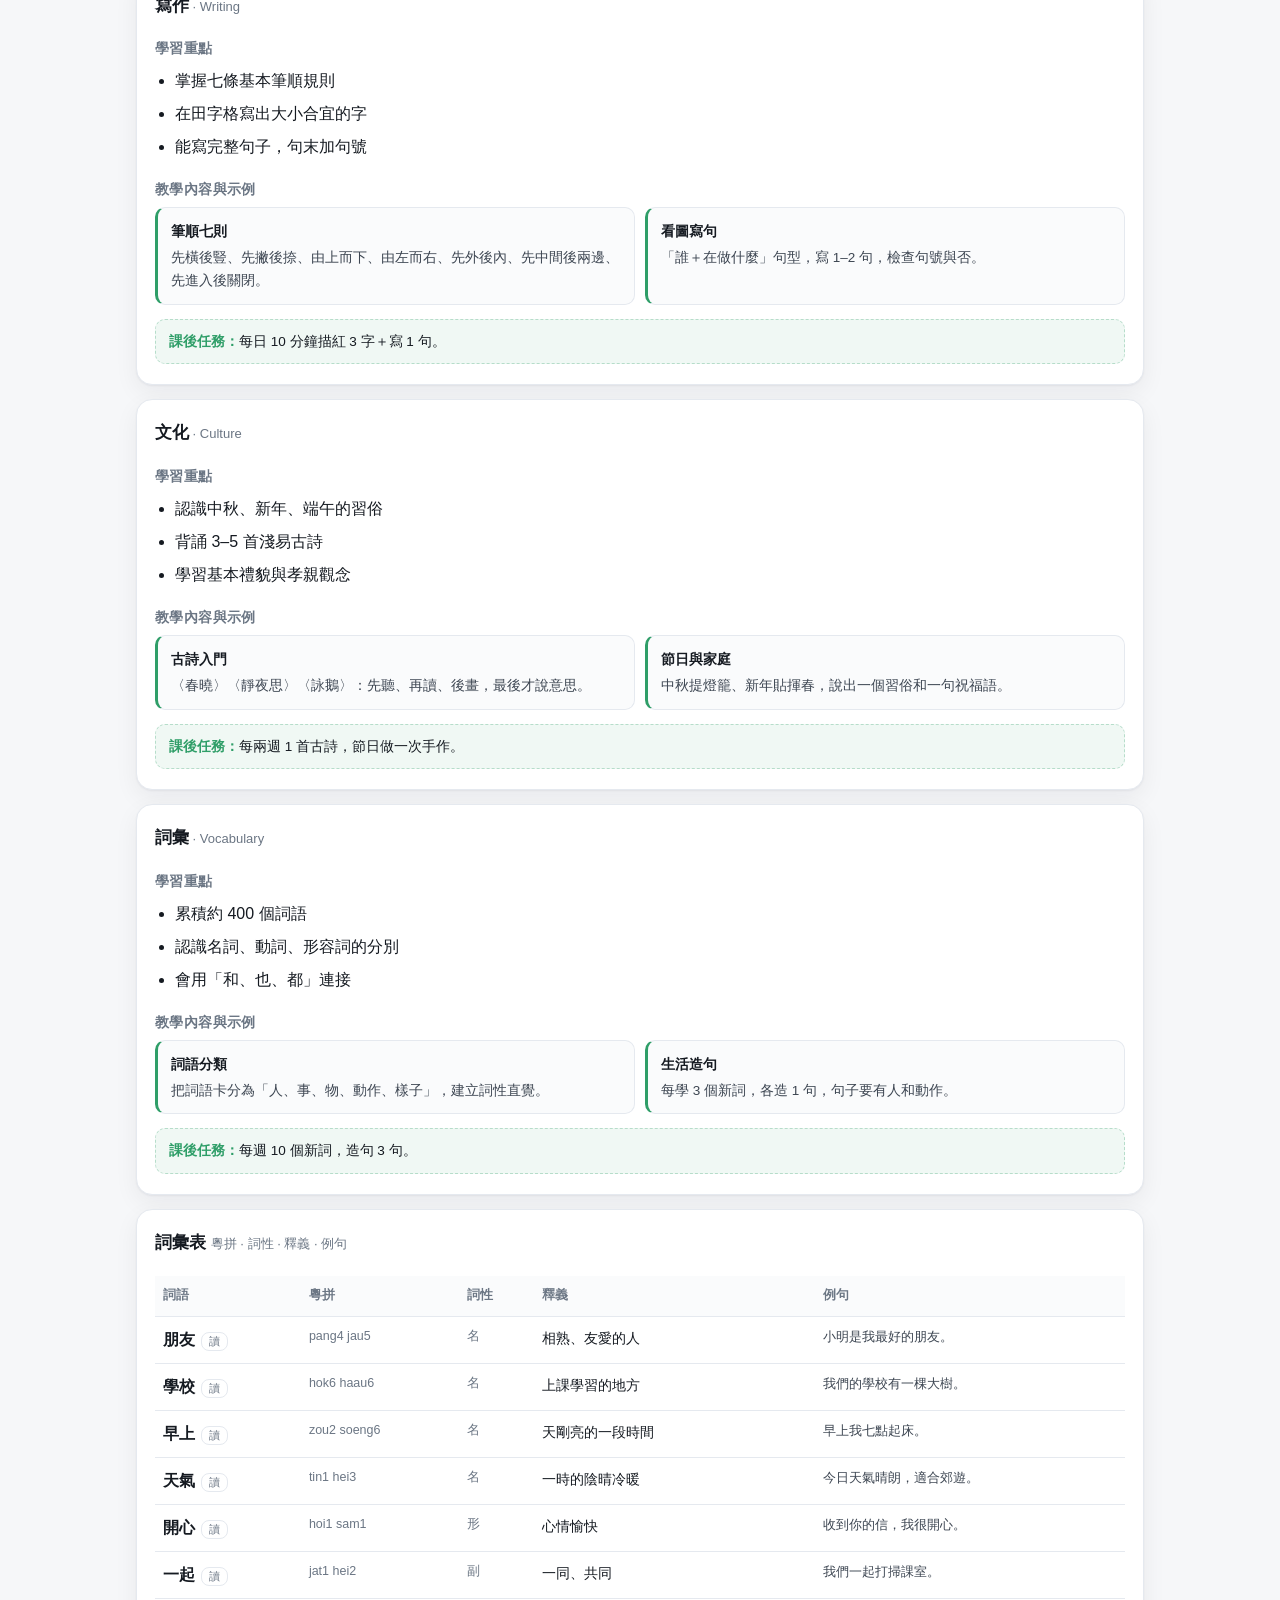
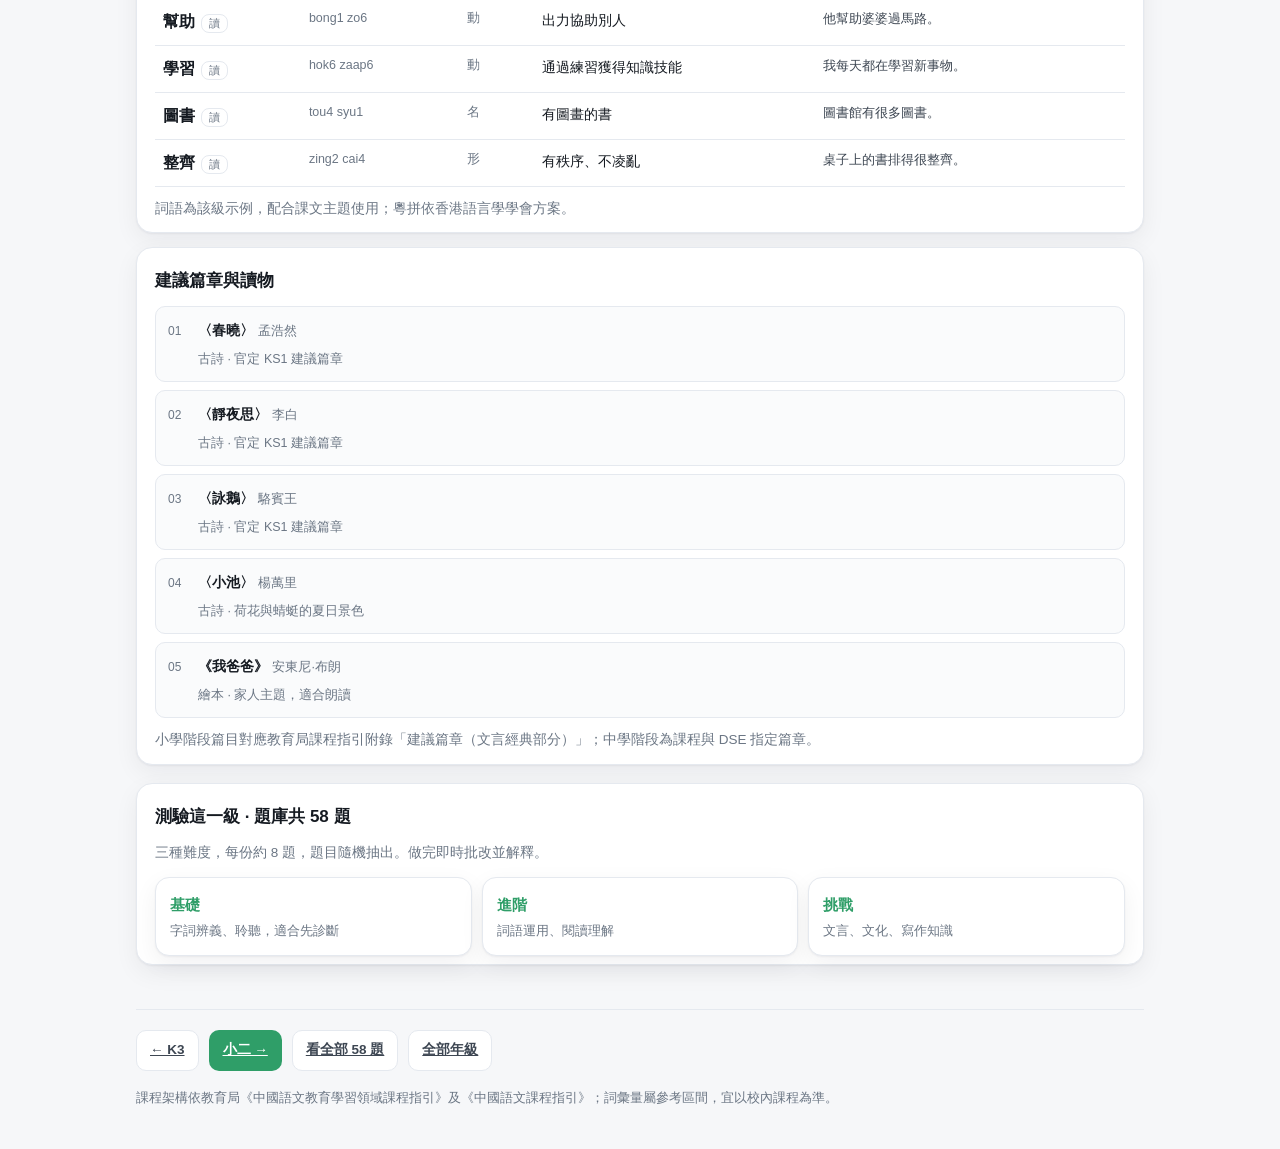
<file: grade.html>
<!DOCTYPE html>
<html lang="zh-Hant-HK">
<head>
<meta charset="utf-8">
<meta name="viewport" content="width=device-width,initial-scale=1">
<title>年級課程 · 香港中文 K1–S6</title>
<link rel="stylesheet" href="assets/css/style.css">
</head>
<body>
<header class="top"><div class="wrap">
  <a class="brand" href="index.html">香港中文 <span>K1–S6</span></a>
  <nav class="nav">
    <a href="index.html">課程</a>
    <a href="index.html#assess">測驗</a>
    <a href="index.html#about">依據</a>
  </nav>
</div></header>

<main class="wrap" id="app">
  <div class="crumb"><a href="index.html">課程總覽</a> ／ <span id="crumbStage"></span></div>
  <section class="ghead" id="head"></section>

  <nav class="tabs" id="tabs"></nav>

  <div id="sections"></div>

  <section class="panel" style="--c:#1b64f2;margin-top:18px">
    <h3 id="quizTitle">測驗這一級</h3>
    <p class="muted" style="margin:0 0 4px">三種難度，每份約 8 題，題目隨機抽出。做完即時批改並解釋。</p>
    <div class="levels" id="levels"></div>
  </section>

  <footer id="foot"></footer>
</main>

<script src="assets/data/core.js"></script>
<script src="assets/data/k.js"></script>
<script src="assets/data/ks1.js"></script>
<script src="assets/data/ks2.js"></script>
<script src="assets/data/ks3.js"></script>
<script src="assets/data/ks4.js"></script>
<script src="assets/data/extra.js"></script>
<script src="assets/js/questions.js"></script>
<script>
(function(){
  function param(k){
    var m = new RegExp('[?&]'+k+'=([^&]+)').exec(location.search);
    return m ? decodeURIComponent(m[1]) : '';
  }
  var gid = param('g') || 'p1';
  var g = CN.byId(gid);
  if(!g){ document.getElementById('app').innerHTML = '<p style="padding:40px 0">找不到這個年級。<a href="index.html">返回課程總覽</a></p>'; return; }
  var st = CN.stageOf(g);
  var meta = CN.gradeList.filter(function(x){return x.id===gid;})[0] || g;
  document.documentElement.style.setProperty('--c', st.color);
  document.title = g.name + '（' + g.age + '）· 香港中文 K1–S6';

  document.getElementById('crumbStage').textContent = st.name + ' ' + st.range;

  var words = g.words || [];
  document.getElementById('head').innerHTML =
    '<h1><em>'+g.name+'</em> <span style="font-size:15px;color:var(--sub);font-weight:500">'+meta.age+' · '+st.name+'</span></h1>'
    + '<p class="muted" style="max-width:760px">'+g.summary+'</p>'
    + '<div class="chips">'
    + '<span class="chip hl">'+st.range+'</span>'
    + '<span class="chip">詞語 '+words.length+' 個</span>'
    + '<span class="chip">六大範疇</span>'
    + '<span class="chip">題庫 '+CNQ.count(gid)+' 題</span>'
    + '</div>';

  // tabs
  var tabs = document.getElementById('tabs');
  tabs.innerHTML = CN.strands.map(function(s){
    return '<a href="#s-'+s.id+'" data-id="'+s.id+'">'+s.name+'</a>';
  }).join('') + '<a href="#s-words" data-id="words">詞彙表</a><a href="#s-texts" data-id="texts">篇章</a>';

  // sections
  var html = CN.strands.map(function(s){
    var d = g.strands[s.id];
    if(!d) return '';
    var teach = (d.teach||[]).map(function(t){
      return '<div class="t"><b>'+t.t+'</b><p>'+t.d+'</p></div>';
    }).join('');
    return '<section class="panel" id="s-'+s.id+'" style="--c:'+st.color+'">'
      + '<h3>'+s.name+'<span class="muted" style="font-weight:400;font-size:13px"> · '+s.en+'</span></h3>'
      + '<h4>學習重點</h4><ul class="focus">' + (d.focus||[]).map(function(f){return '<li>'+f+'</li>';}).join('') + '</ul>'
      + '<h4>教學內容與示例</h4><div class="teach">' + teach + '</div>'
      + '<div class="task"><b>課後任務：</b>' + (d.task||'') + '</div>'
      + '</section>';
  }).join('');

  // words
  html += '<section class="panel" id="s-words" style="--c:'+st.color+'">'
    + '<h3>詞彙表 <span class="muted" style="font-weight:400;font-size:13px">粵拼 · 詞性 · 釋義 · 例句</span></h3>'
    + '<div style="overflow-x:auto"><table class="vtable"><thead><tr><th>詞語</th><th>粵拼</th><th>詞性</th><th>釋義</th><th>例句</th></tr></thead><tbody>'
    + words.map(function(w){
        return '<tr><td class="w">'+w.w+'<button class="speak" data-say="'+w.w+'">讀</button></td>'
          + '<td class="py">'+w.py+'</td><td class="py">'+w.pos+'</td>'
          + '<td>'+w.mean+'</td><td class="ex">'+w.ex+'</td></tr>';
      }).join('')
    + '</tbody></table></div>'
    + '<p class="muted" style="margin:10px 0 4px">詞語為該級示例，配合課文主題使用；粵拼依香港語言學學會方案。</p>'
    + '</section>';

  // texts
  var texts = g.texts || [];
  html += '<section class="panel" id="s-texts" style="--c:'+st.color+'">'
    + '<h3>建議篇章與讀物</h3>'
    + '<div class="tlist">' + texts.map(function(t,i){
        return '<div class="ti"><span class="n">'+String(i+1).padStart(2,'0')+'</span>'
          + '<div><b>'+t.t+'</b> <span>'+t.a+'</span><br><span>'+t.k+' · '+t.n+'</span></div></div>';
      }).join('') + '</div>'
    + '<p class="muted" style="margin:10px 0 4px">小學階段篇目對應教育局課程指引附錄「建議篇章（文言經典部分）」；中學階段為課程與 DSE 指定篇章。</p>'
    + '</section>';

  document.getElementById('sections').innerHTML = html;

  // quiz levels
  document.getElementById('levels').innerHTML = [
    ['1','基礎','字詞辨義、聆聽，適合先診斷'],
    ['2','進階','詞語運用、閱讀理解'],
    ['3','挑戰','文言、文化、寫作知識']
  ].map(function(l){
    return '<a class="lvl" href="quiz.html?g='+gid+'&level='+l[0]+'" style="--c:'+st.color+'">'
      + '<b>'+l[1]+'</b><span>'+l[2]+'</span></a>';
  }).join('');

  document.getElementById('quizTitle').textContent = '測驗這一級 · 題庫共 ' + CNQ.count(gid) + ' 題';

  // prev/next
  var prev = CN.prevGrade(gid), next = CN.nextGrade(gid);
  document.getElementById('foot').innerHTML =
    '<div style="display:flex;gap:10px;flex-wrap:wrap;margin-bottom:16px">'
    + (prev ? '<a class="btn ghost sm" href="grade.html?g='+prev.id+'">← '+prev.name+'</a>' : '')
    + (next ? '<a class="btn sm" href="grade.html?g='+next.id+'" style="--c:'+st.color+'">'+next.name+' →</a>' : '')
    + '<a class="btn ghost sm" href="bank.html?g='+gid+'">看全部 '+CNQ.count(gid)+' 題</a>'
    + '<a class="btn ghost sm" href="index.html">全部年級</a></div>'
    + '課程架構依教育局《中國語文教育學習領域課程指引》及《中國語文課程指引》；詞彙量屬參考區間，宜以校內課程為準。';

  // tab behaviour
  tabs.addEventListener('click', function(e){
    var a = e.target.closest('a'); if(!a) return;
    e.preventDefault();
    var el = document.getElementById('s-'+a.dataset.id);
    if(el) window.scrollTo({top: el.offsetTop - 108, behavior:'smooth'});
    Array.prototype.forEach.call(tabs.children, function(x){ x.classList.remove('on'); });
    a.classList.add('on');
  });
  tabs.firstElementChild.classList.add('on');

  // TTS
  document.addEventListener('click', function(e){
    var b = e.target.closest('.speak'); if(!b) return;
    if(!('speechSynthesis' in window)){ alert('此瀏覽器不支援語音朗讀。'); return; }
    speechSynthesis.cancel();
    var u = new SpeechSynthesisUtterance(b.dataset.say);
    u.lang = 'zh-HK'; u.rate = 0.85;
    speechSynthesis.speak(u);
  });
})();
</script>
</body>
</html>
</file>
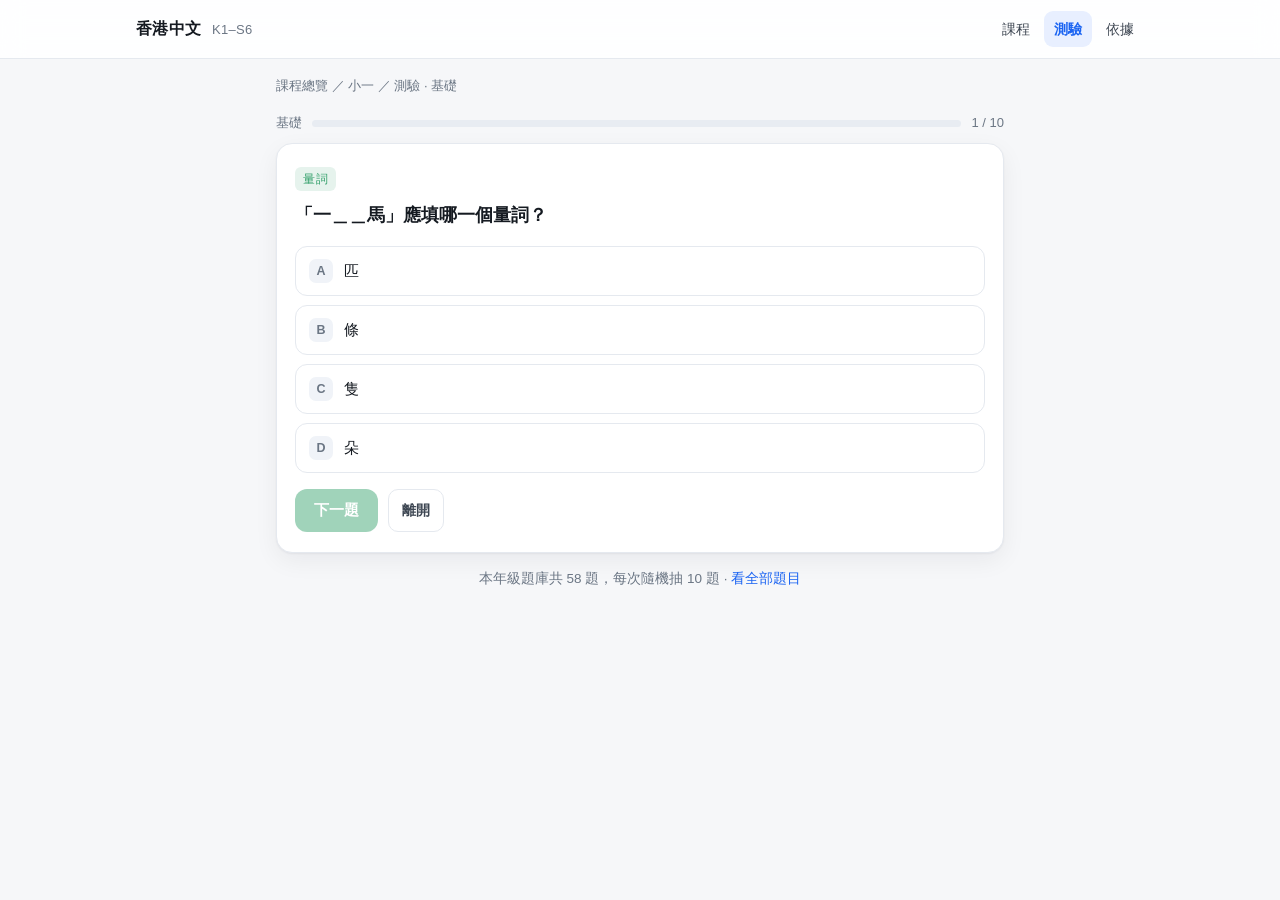
<file: quiz.html>
<!DOCTYPE html>
<html lang="zh-Hant-HK">
<head>
<meta charset="utf-8">
<meta name="viewport" content="width=device-width,initial-scale=1">
<title>測驗 · 香港中文 K1–S6</title>
<link rel="stylesheet" href="assets/css/style.css">
</head>
<body>
<header class="top"><div class="wrap">
  <a class="brand" href="index.html">香港中文 <span>K1–S6</span></a>
  <nav class="nav">
    <a href="index.html">課程</a>
    <a href="index.html#assess" class="on">測驗</a>
    <a href="index.html#about">依據</a>
  </nav>
</div></header>

<main class="wrap qwrap" id="app"></main>

<script src="assets/data/core.js"></script>
<script src="assets/data/k.js"></script>
<script src="assets/data/ks1.js"></script>
<script src="assets/data/ks2.js"></script>
<script src="assets/data/ks3.js"></script>
<script src="assets/data/ks4.js"></script>
<script src="assets/data/extra.js"></script>
<script src="assets/js/questions.js"></script>
<script>
(function(){
  function param(k){
    var m = new RegExp('[?&]'+k+'=([^&]+)').exec(location.search);
    return m ? decodeURIComponent(m[1]) : '';
  }
  var gid = param('g') || 'p1';
  var level = parseInt(param('level')||'1', 10);
  if([1,2,3].indexOf(level)<0) level = 1;
  var g = CN.byId(gid);
  var app = document.getElementById('app');
  if(!g){ app.innerHTML = '<p style="padding:40px 0">找不到這個年級。<a href="index.html">返回課程總覽</a></p>'; return; }
  var st = CN.stageOf(g);
  document.documentElement.style.setProperty('--c', st.color);
  var levelName = {1:'基礎',2:'進階',3:'挑戰'}[level];
  var TOTAL = CNQ.count(gid);

  var questions = CNQ.session(gid, level, 10);
  var idx = 0, answers = [], answered = false;

  if(!questions.length){
    app.innerHTML = '<p style="padding:40px 0">這一級暫時未有足夠題目。<a href="grade.html?g='+gid+'">返回年級頁</a></p>';
    return;
  }

  function speak(text){
    if(!('speechSynthesis' in window)) return;
    speechSynthesis.cancel();
    var u = new SpeechSynthesisUtterance(text);
    u.lang = 'zh-HK'; u.rate = 0.82;
    speechSynthesis.speak(u);
  }
  function header(){
    return '<div class="crumb" style="margin-top:16px"><a href="index.html">課程總覽</a> ／ '
      + '<a href="grade.html?g='+gid+'">'+g.name+'</a> ／ 測驗 · '+levelName+'</div>';
  }

  function render(){
    var q = questions[idx];
    var pct = Math.round(idx/questions.length*100);
    app.innerHTML = header()
      + '<div class="qbar"><span>'+levelName+'</span><div class="progress"><i style="width:'+pct+'%"></i></div><span>'+(idx+1)+' / '+questions.length+'</span></div>'
      + '<div class="qcard">'
      + '<span class="qtag">'+q.tag+'</span>'
      + '<p class="qtext">'+q.q+'</p>'
      + (q.sub ? '<p class="qsub">'+q.sub+'</p>' : '')
      + (q.listen ? '<div style="margin-top:12px"><button class="btn ghost sm" id="play">▶ 播放語音</button> <span class="muted">（粵語語音；如無聲，可按此顯示文字）</span><p class="muted" id="shown" style="display:none;margin-top:8px">'+q.listen+'</p></div>' : '')
      + '<div class="opts" id="opts">'
      + q.opts.map(function(o,i){ return '<button class="opt" data-i="'+i+'"><span class="k">'+'ABCD'[i]+'</span><span>'+o+'</span></button>'; }).join('')
      + '</div>'
      + '<div class="fb" id="fb"></div>'
      + '<div class="qfoot"><button class="btn" id="next" disabled>下一題</button>'
      + '<a class="btn ghost sm" href="grade.html?g='+gid+'">離開</a></div>'
      + '</div>'
      + '<p class="muted" style="text-align:center;margin-top:14px">本年級題庫共 '+TOTAL+' 題，每次隨機抽 10 題 · <a href="bank.html?g='+gid+'">看全部題目</a></p>';

    if(q.listen){
      document.getElementById('play').addEventListener('click', function(e){
        e.preventDefault(); speak(q.listen);
        document.getElementById('shown').style.display = 'block';
      });
      setTimeout(function(){ speak(q.listen); }, 350);
    }
    document.getElementById('opts').addEventListener('click', function(e){
      var b = e.target.closest('.opt'); if(!b || answered) return;
      choose(parseInt(b.dataset.i,10));
    });
    document.getElementById('next').addEventListener('click', function(){
      if(idx < questions.length-1){ idx++; answered=false; render(); window.scrollTo({top:0,behavior:'smooth'}); }
      else finish();
    });
  }

  function choose(i){
    answered = true;
    var q = questions[idx];
    var ok = i === q.a;
    answers.push({q:q, picked:i, ok:ok});
    Array.prototype.forEach.call(document.querySelectorAll('.opt'), function(b, k){
      b.disabled = true;
      if(k===q.a) b.classList.add('right');
      if(k===i && !ok) b.classList.add('wrong');
    });
    var fb = document.getElementById('fb');
    fb.className = 'fb show ' + (ok?'ok':'no');
    fb.innerHTML = '<b>'+(ok?'答對了':'答錯了')+'</b>'+q.why;
    var nx = document.getElementById('next');
    nx.disabled = false;
    nx.textContent = idx < questions.length-1 ? '下一題' : '看成績';
  }

  function finish(){
    var right = answers.filter(function(a){return a.ok;}).length;
    var pctScore = Math.round(right/questions.length*100);
    var msg = pctScore>=90?'掌握得很好，可以挑戰下一個難度。'
      : pctScore>=70?'大致掌握，重看錯題後再試一次會更穩。'
      : pctScore>=50?'部分概念未清，建議先回到本年級的詞彙表與閱讀部分。'
      : '基礎未穩，先由本年級詞彙表開始，並做「基礎」測驗重練。';
    var review = answers.map(function(a,i){
      return '<div class="row"><div class="qn">第 '+(i+1)+' 題 · '+a.q.tag+'</div>'
        + '<div>'+a.q.q+(a.q.sub?'　<span class="muted">'+a.q.sub+'</span>':'')+'</div>'
        + '<div style="margin-top:3px"><span class="'+(a.ok?'ok':'no')+'">'+(a.ok?'✓ 正確':'✗ 你選：'+a.q.opts[a.picked])+'</span>'
        + (a.ok?'':'　正確答案：'+a.q.opts[a.q.a])+'</div>'
        + '<div class="muted" style="margin-top:2px">'+a.q.why+'</div></div>';
    }).join('');
    var nextLvl = level<3 ? '<a class="btn" href="quiz.html?g='+gid+'&level='+(level+1)+'">試「'+{2:'進階',3:'挑戰'}[level+1]+'」</a>' : '';
    app.innerHTML = header()
      + '<div class="qcard"><div class="result">'
      + '<div class="score">'+pctScore+'<small> 分</small></div>'
      + '<div class="msg">'+right+' / '+questions.length+' 題正確 · '+levelName+'<br>'+msg+'</div></div>'
      + '<div class="qfoot" style="justify-content:center;flex-wrap:wrap">'
      + '<button class="btn" id="again">再做一次</button>' + nextLvl
      + '<a class="btn ghost" href="bank.html?g='+gid+'">題庫</a>'
      + '<a class="btn ghost" href="grade.html?g='+gid+'">返回年級</a></div>'
      + '<div class="review"><h4 style="margin:22px 0 4px;font-size:14px;color:var(--sub)">逐題檢討</h4>'+review+'</div></div>';
    document.getElementById('again').addEventListener('click', function(){
      questions = CNQ.session(gid, level, 10); idx=0; answers=[]; answered=false; render(); window.scrollTo({top:0});
    });
  }

  render();
})();
</script>
</body>
</html>
</file>
<file: assets/css/style.css>
/* 香港中文課程 K1–S6 · 樣式 */
:root{
  --ink:#151a21; --ink2:#3d4652; --sub:#6b7684; --line:#e5e9ef;
  --bg:#f6f7f9; --card:#ffffff;
  --k:#e8942f; --ks1:#2f9e68; --ks2:#2a86cf; --ks3:#7361ef; --ks4:#d9495f;
  --accent:#1b64f2; --ok:#1f9254; --err:#d33c3c; --warn:#c98a00;
  --r:16px; --shadow:0 1px 2px rgba(16,24,40,.05),0 8px 24px rgba(16,24,40,.06);
}
*{box-sizing:border-box}
html{-webkit-text-size-adjust:100%}
body{
  margin:0;background:var(--bg);color:var(--ink);line-height:1.75;
  font-family:-apple-system,BlinkMacSystemFont,"PingFang HK","Noto Sans TC","Microsoft JhengHei","Helvetica Neue",Arial,sans-serif;
  font-size:16px;
}
a{color:var(--accent);text-decoration:none}
a:hover{text-decoration:underline}
.wrap{max-width:1040px;margin:0 auto;padding:0 16px}
/* ---------- header ---------- */
.top{position:sticky;top:0;z-index:30;background:rgba(255,255,255,.88);backdrop-filter:saturate(180%) blur(12px);border-bottom:1px solid var(--line)}
.top .wrap{display:flex;align-items:center;gap:14px;height:58px}
.brand{font-weight:800;letter-spacing:.3px;font-size:16px;color:var(--ink)}
.brand span{color:var(--sub);font-weight:500;font-size:13px;margin-left:6px}
.nav{margin-left:auto;display:flex;gap:4px;font-size:14px}
.nav a{padding:6px 10px;border-radius:9px;color:var(--ink2)}
.nav a:hover{background:#eef1f6;text-decoration:none}
.nav a.on{background:#e8efff;color:var(--accent);font-weight:600}
/* ---------- hero ---------- */
.hero{padding:34px 0 10px}
.hero h1{font-size:30px;line-height:1.35;margin:0 0 10px;letter-spacing:.5px}
.hero p{margin:0;color:var(--ink2);font-size:15px;max-width:720px}
.stats{display:flex;flex-wrap:wrap;gap:10px;margin-top:18px}
.stat{background:var(--card);border:1px solid var(--line);border-radius:12px;padding:10px 14px;min-width:96px}
.stat b{display:block;font-size:20px;line-height:1.3;font-variant-numeric:tabular-nums}
.stat span{font-size:12px;color:var(--sub)}
/* ---------- stage strip ---------- */
.stage-strip{display:flex;gap:8px;overflow-x:auto;padding:18px 0 6px;-webkit-overflow-scrolling:touch}
.stage-strip button{
  flex:0 0 auto;border:1px solid var(--line);background:var(--card);border-radius:999px;
  padding:8px 15px;font-size:14px;color:var(--ink2);cursor:pointer;font-family:inherit;
}
.stage-strip button.on{background:var(--ink);color:#fff;border-color:var(--ink);font-weight:600}
/* ---------- section ---------- */
h2.sec{font-size:19px;margin:34px 0 12px;padding-left:11px;border-left:4px solid var(--ink);line-height:1.4}
.muted{color:var(--sub);font-size:13.5px}
/* ---------- grade grid ---------- */
.grades{display:grid;grid-template-columns:repeat(auto-fill,minmax(150px,1fr));gap:10px;margin-top:6px}
.gcard{
  display:block;background:var(--card);border:1px solid var(--line);border-radius:14px;
  padding:13px 14px;color:inherit;box-shadow:var(--shadow);transition:transform .12s ease;
}
.gcard:hover{transform:translateY(-2px);text-decoration:none}
.gcard .g{font-weight:800;font-size:17px;color:var(--c)}
.gcard .a{font-size:12px;color:var(--sub);margin-top:1px}
.gcard .bars{display:flex;gap:3px;margin-top:9px}
.gcard .bars i{height:5px;border-radius:3px;background:var(--c);opacity:.85;flex:1}
.gcard .bars i:nth-child(2){opacity:.62}.gcard .bars i:nth-child(3){opacity:.42}
.gcard .bars i:nth-child(4){opacity:.26}
/* ---------- strand legend ---------- */
.strands{display:grid;grid-template-columns:repeat(auto-fit,minmax(150px,1fr));gap:10px}
.strand{background:var(--card);border:1px solid var(--line);border-radius:12px;padding:11px 13px}
.strand b{font-size:14px}
.strand p{margin:2px 0 0;font-size:12.5px;color:var(--sub);line-height:1.6}
/* ---------- grade page ---------- */
.crumb{font-size:13px;color:var(--sub);margin:16px 0 4px}
.crumb a{color:var(--sub)}
.ghead{padding:6px 0 0}
.ghead h1{margin:2px 0 6px;font-size:26px}
.ghead h1 em{font-style:normal;color:var(--c)}
.chips{display:flex;flex-wrap:wrap;gap:6px;margin:10px 0 4px}
.chip{font-size:12.5px;background:#fff;border:1px solid var(--line);border-radius:999px;padding:3px 10px;color:var(--ink2)}
.chip.hl{background:color-mix(in srgb,var(--c) 12%,#fff);border-color:color-mix(in srgb,var(--c) 30%,#fff);color:var(--c);font-weight:600}
.tabs{display:flex;gap:6px;overflow-x:auto;padding:14px 0 4px;-webkit-overflow-scrolling:touch;position:sticky;top:58px;background:var(--bg);z-index:20}
.tabs a{flex:0 0 auto;padding:7px 13px;border-radius:999px;border:1px solid var(--line);background:#fff;color:var(--ink2);font-size:13.5px}
.tabs a.on{background:var(--c);border-color:var(--c);color:#fff;font-weight:600}
.tabs a:hover{text-decoration:none}
.panel{background:var(--card);border:1px solid var(--line);border-radius:var(--r);padding:18px 18px 8px;margin-top:14px;box-shadow:var(--shadow)}
.panel h3{margin:0 0 10px;font-size:17px}
.panel h4{margin:16px 0 6px;font-size:14px;color:var(--sub);letter-spacing:.4px;text-transform:none}
ul.focus{margin:4px 0 0;padding-left:20px}
ul.focus li{margin:5px 0}
.teach{display:grid;grid-template-columns:1fr;gap:10px;margin-top:6px}
@media(min-width:720px){.teach{grid-template-columns:1fr 1fr}}
.teach .t{background:#fafbfc;border:1px solid var(--line);border-left:3px solid var(--c);border-radius:10px;padding:11px 13px}
.teach .t b{display:block;font-size:14px;margin-bottom:3px}
.teach .t p{margin:0;font-size:13.5px;color:var(--ink2);line-height:1.7}
.task{margin:14px 0 12px;background:color-mix(in srgb,var(--c) 7%,#fff);border:1px dashed color-mix(in srgb,var(--c) 35%,#fff);border-radius:10px;padding:10px 13px;font-size:13.5px}
.task b{color:var(--c)}
/* ---------- vocab table ---------- */
.vtable{width:100%;border-collapse:collapse;font-size:14px;margin-top:8px}
.vtable th,.vtable td{padding:9px 8px;border-bottom:1px solid var(--line);text-align:left;vertical-align:top}
.vtable th{font-size:12.5px;color:var(--sub);font-weight:600;background:#fafbfc}
.vtable td.w{font-weight:700;font-size:16px;white-space:nowrap}
.vtable td.py{color:var(--sub);font-size:12.5px;white-space:nowrap}
.vtable td.ex{color:var(--ink2);font-size:13px}
.speak{border:1px solid var(--line);background:#fff;border-radius:8px;padding:1px 7px;font-size:11px;color:var(--sub);cursor:pointer;margin-left:6px;font-family:inherit}
.speak:hover{color:var(--accent);border-color:var(--accent)}
/* ---------- text list ---------- */
.tlist{display:grid;gap:8px;margin-top:6px}
.tlist .ti{display:flex;gap:10px;align-items:baseline;background:#fafbfc;border:1px solid var(--line);border-radius:10px;padding:9px 12px}
.tlist .ti .n{font-size:12px;color:var(--sub);min-width:20px;font-variant-numeric:tabular-nums}
.tlist .ti b{font-size:14px}
.tlist .ti span{font-size:12.5px;color:var(--sub)}
/* ---------- quiz ---------- */
.qwrap{max-width:760px;margin:0 auto}
.qbar{display:flex;align-items:center;gap:10px;font-size:13px;color:var(--sub);margin:14px 0 8px}
.progress{flex:1;height:7px;background:#e8ecf2;border-radius:99px;overflow:hidden}
.progress i{display:block;height:100%;width:0;background:var(--c);border-radius:99px;transition:width .25s ease}
.qcard{background:var(--card);border:1px solid var(--line);border-radius:var(--r);padding:20px 18px;box-shadow:var(--shadow)}
.qtag{display:inline-block;font-size:11.5px;letter-spacing:.5px;color:var(--c);background:color-mix(in srgb,var(--c) 12%,#fff);border-radius:6px;padding:2px 8px;margin-bottom:10px}
.qtext{font-size:17.5px;font-weight:600;line-height:1.7;margin:0 0 4px}
.qsub{font-size:13px;color:var(--sub);margin:6px 0 0}
.opts{display:grid;gap:9px;margin-top:16px}
.opt{
  display:flex;gap:11px;align-items:flex-start;text-align:left;width:100%;
  background:#fff;border:1.5px solid var(--line);border-radius:12px;padding:12px 13px;
  font-size:15px;font-family:inherit;color:var(--ink);cursor:pointer;line-height:1.6;
}
.opt .k{flex:0 0 24px;height:24px;border-radius:7px;background:#f0f3f8;color:var(--sub);font-size:12.5px;font-weight:700;display:flex;align-items:center;justify-content:center}
.opt:hover:not(:disabled){border-color:var(--c);background:color-mix(in srgb,var(--c) 4%,#fff)}
.opt.right{border-color:var(--ok);background:#f1faf4}
.opt.right .k{background:var(--ok);color:#fff}
.opt.wrong{border-color:var(--err);background:#fdf3f3}
.opt.wrong .k{background:var(--err);color:#fff}
.opt:disabled{cursor:default}
.fb{margin-top:14px;border-radius:12px;padding:12px 14px;font-size:14px;display:none}
.fb.show{display:block}
.fb.ok{background:#eff9f2;border:1px solid #bfe6cd}
.fb.no{background:#fdf1f1;border:1px solid #f2c9c9}
.fb b{display:block;margin-bottom:3px}
.qfoot{display:flex;gap:10px;margin-top:16px}
.btn{
  display:inline-flex;align-items:center;justify-content:center;gap:6px;
  border:1px solid transparent;background:var(--c,#1b64f2);color:#fff;border-radius:12px;
  padding:11px 18px;font-size:15px;font-weight:600;font-family:inherit;cursor:pointer;
}
.btn:hover{filter:brightness(.96);text-decoration:none}
.btn.ghost{background:#fff;color:var(--ink2);border-color:var(--line)}
.btn[disabled]{opacity:.45;cursor:not-allowed}
.btn.sm{padding:7px 13px;font-size:13.5px;border-radius:10px}
.levels{display:grid;gap:10px;margin-top:12px}
@media(min-width:680px){.levels{grid-template-columns:repeat(3,1fr)}}
.lvl{display:block;background:var(--card);border:1px solid var(--line);border-radius:14px;padding:14px;color:inherit;box-shadow:var(--shadow)}
.lvl:hover{text-decoration:none;border-color:var(--c)}
.lvl b{display:block;font-size:15px;color:var(--c)}
.lvl span{font-size:12.5px;color:var(--sub);display:block;margin-top:3px;line-height:1.6}
.result{text-align:center;padding:10px 0 2px}
.result .score{font-size:44px;font-weight:800;line-height:1.1;font-variant-numeric:tabular-nums}
.result .score small{font-size:16px;color:var(--sub);font-weight:500}
.result .msg{color:var(--ink2);font-size:15px;margin:8px 0 0}
.review{margin-top:18px;text-align:left}
.review .row{border-top:1px solid var(--line);padding:11px 0;font-size:14px}
.review .row .qn{color:var(--sub);font-size:12px}
.review .row .ok{color:var(--ok);font-weight:700}
.review .row .no{color:var(--err);font-weight:700}
footer{margin:44px 0 0;padding:20px 0 40px;border-top:1px solid var(--line);font-size:12.5px;color:var(--sub);line-height:1.8}
footer a{color:var(--sub);text-decoration:underline}
.hide{display:none!important}
@media(max-width:520px){
  .hero h1{font-size:24px}
  .qtext{font-size:16px}
  .panel{padding:15px 14px 6px}
}
</file>
